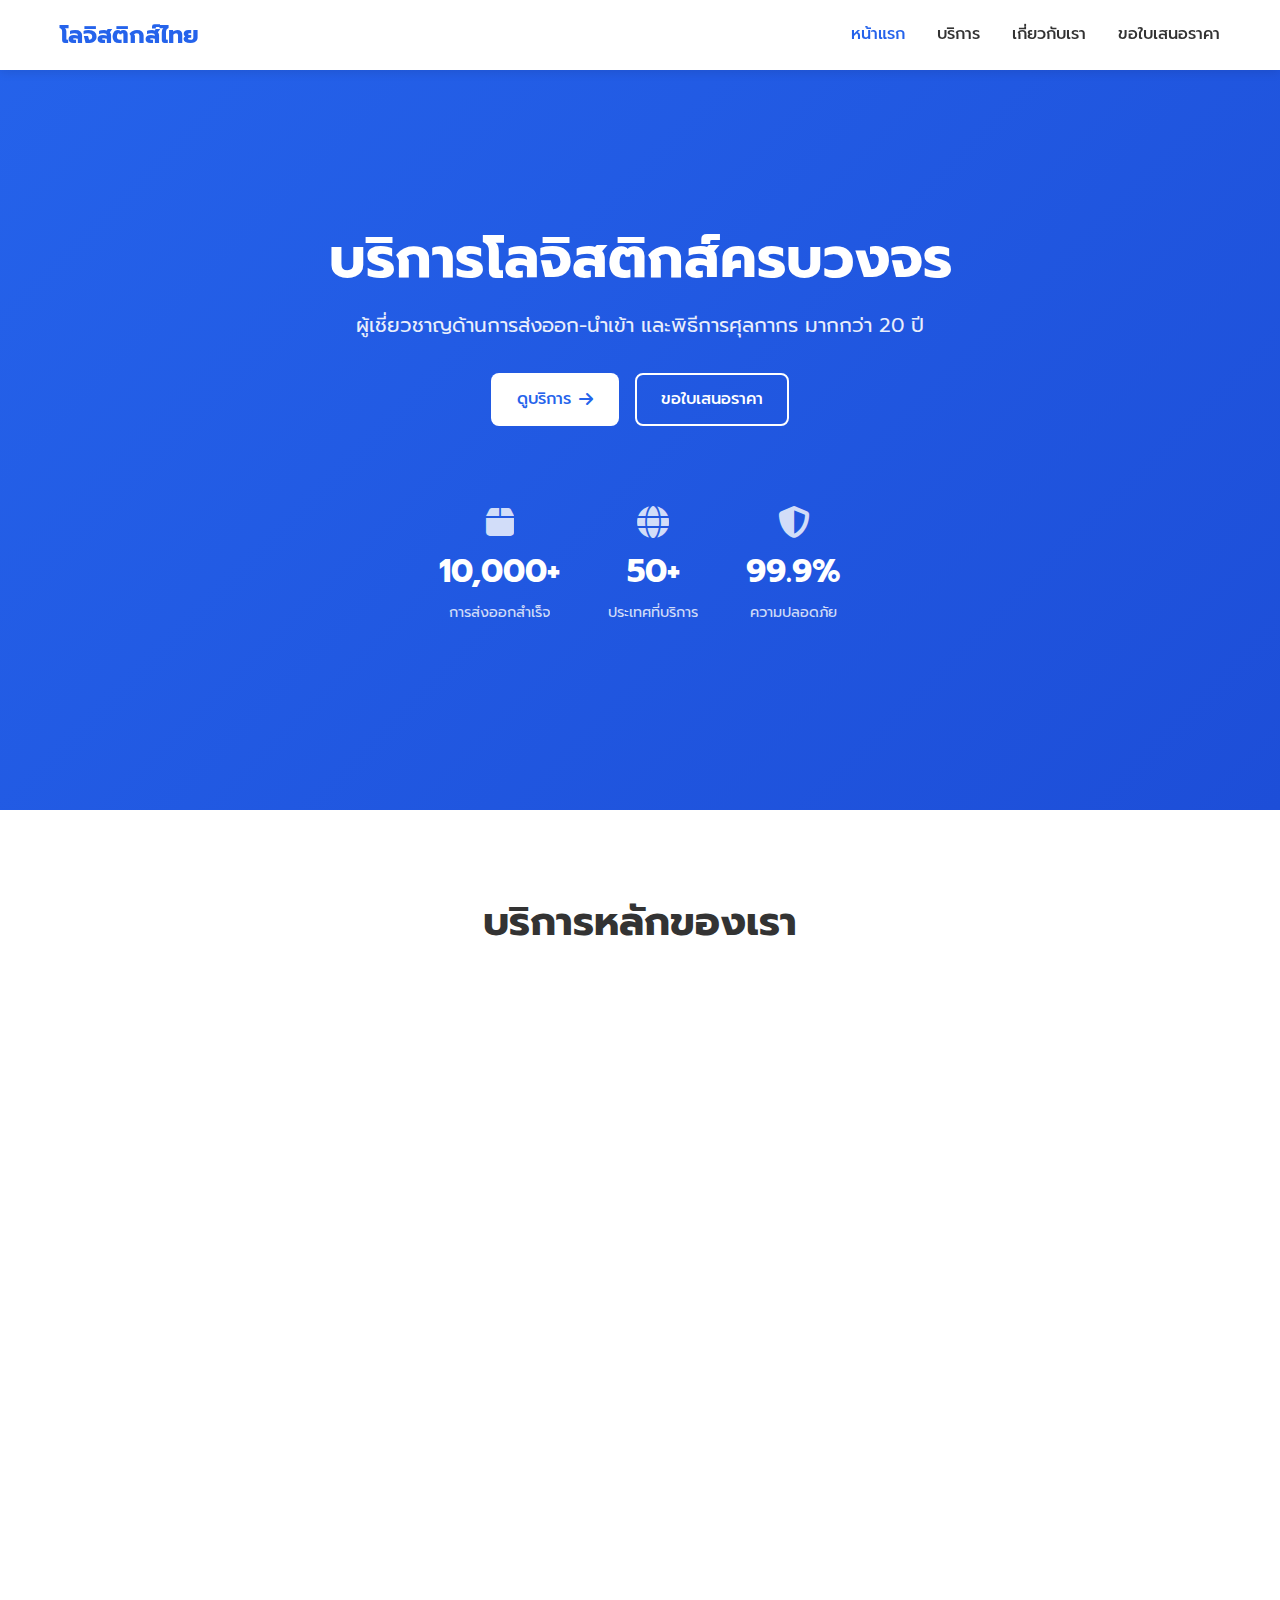
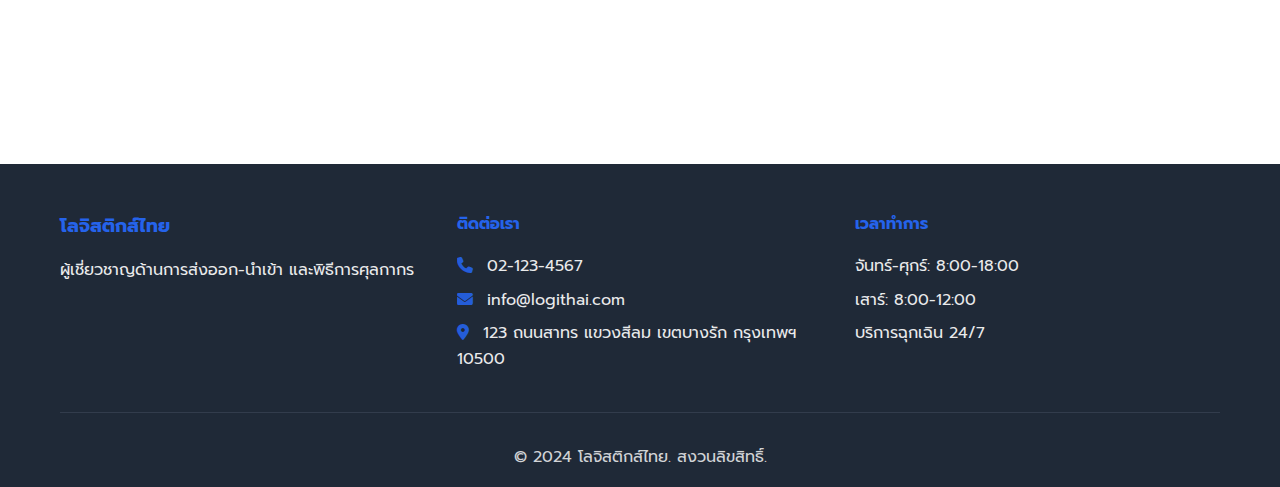
<file: simple-logistics-website/index.html>
<!DOCTYPE html>
<html lang="th">
<head>
    <meta charset="UTF-8">
    <meta name="viewport" content="width=device-width, initial-scale=1.0">
    <title>โลจิสติกส์ไทย - บริการขนส่งและพิธีการศุลกากร</title>
    <link rel="stylesheet" href="css/styles.css">
    <link rel="icon" href="images/favicon.ico">
    <!-- Google Fonts -->
    <link href="https://fonts.googleapis.com/css2?family=Prompt:wght@300;400;500;600;700&display=swap" rel="stylesheet">
    <!-- Font Awesome for icons -->
    <link rel="stylesheet" href="https://cdnjs.cloudflare.com/ajax/libs/font-awesome/6.4.0/css/all.min.css">
</head>
<body>
    <!-- Navigation -->
    <nav class="navbar">
        <div class="nav-container">
            <div class="nav-logo">
                <h2>โลจิสติกส์ไทย</h2>
            </div>
            <ul class="nav-menu">
                <li class="nav-item">
                    <a href="index.html" class="nav-link active">หน้าแรก</a>
                </li>
                <li class="nav-item">
                    <a href="services.html" class="nav-link">บริการ</a>
                </li>
                <li class="nav-item">
                    <a href="about.html" class="nav-link">เกี่ยวกับเรา</a>
                </li>
                <li class="nav-item">
                    <a href="quote.html" class="nav-link">ขอใบเสนอราคา</a>
                </li>
            </ul>
            <div class="hamburger">
                <span class="bar"></span>
                <span class="bar"></span>
                <span class="bar"></span>
            </div>
        </div>
    </nav>

    <!-- Hero Section -->
    <section class="hero">
        <div class="hero-content">
            <div class="hero-text">
                <h1>บริการโลจิสติกส์ครบวงจร</h1>
                <p>ผู้เชี่ยวชาญด้านการส่งออก-นำเข้า และพิธีการศุลกากร มากกว่า 20 ปี</p>
                <div class="hero-buttons">
                    <a href="services.html" class="btn btn-primary">
                        ดูบริการ <i class="fas fa-arrow-right"></i>
                    </a>
                    <a href="quote.html" class="btn btn-secondary">ขอใบเสนอราคา</a>
                </div>
            </div>
        </div>
        <div class="hero-stats">
            <div class="stat-item">
                <i class="fas fa-box"></i>
                <div class="stat-number">10,000+</div>
                <div class="stat-desc">การส่งออกสำเร็จ</div>
            </div>
            <div class="stat-item">
                <i class="fas fa-globe"></i>
                <div class="stat-number">50+</div>
                <div class="stat-desc">ประเทศที่บริการ</div>
            </div>
            <div class="stat-item">
                <i class="fas fa-shield-alt"></i>
                <div class="stat-number">99.9%</div>
                <div class="stat-desc">ความปลอดภัย</div>
            </div>
        </div>
    </section>

    <!-- Services Preview Section -->
    <section class="services-preview">
        <div class="container">
            <h2>บริการหลักของเรา</h2>
            <div class="services-grid">
                <div class="service-card">
                    <div class="service-icon">
                        <i class="fas fa-ship"></i>
                    </div>
                    <h3>บริการส่งออก</h3>
                    <p>บริการส่งออกสินค้าทางเรือและทางอากาศ พร้อมจัดการเอกสารครบถ้วน</p>
                    <a href="services.html" class="service-link">เรียนรู้เพิ่มเติม</a>
                </div>
                <div class="service-card">
                    <div class="service-icon">
                        <i class="fas fa-plane"></i>
                    </div>
                    <h3>บริการนำเข้า</h3>
                    <p>บริการนำเข้าสินค้าจากต่างประเทศ จัดการพิธีการศุลกากรครบวงจร</p>
                    <a href="services.html" class="service-link">เรียนรู้เพิ่มเติม</a>
                </div>
                <div class="service-card">
                    <div class="service-icon">
                        <i class="fas fa-file-check"></i>
                    </div>
                    <h3>พิธีการทางศุลกากร</h3>
                    <p>ผู้เชี่ยวชาญด้านพิธีการศุลกากร จัดการเอกสารและภาษีอากรทุกประเภท</p>
                    <a href="services.html" class="service-link">เรียนรู้เพิ่มเติม</a>
                </div>
                <div class="service-card">
                    <div class="service-icon">
                        <i class="fas fa-truck"></i>
                    </div>
                    <h3>ขนส่งภายในประเทศ</h3>
                    <p>บริการขนส่งและจัดเก็บสินค้าภายในประเทศ ด้วยระบบติดตามที่ทันสมัย</p>
                    <a href="services.html" class="service-link">เรียนรู้เพิ่มเติม</a>
                </div>
            </div>
        </div>
    </section>

    <!-- Footer -->
    <footer class="footer">
        <div class="container">
            <div class="footer-content">
                <div class="footer-section">
                    <h3>โลจิสติกส์ไทย</h3>
                    <p>ผู้เชี่ยวชาญด้านการส่งออก-นำเข้า และพิธีการศุลกากร</p>
                </div>
                <div class="footer-section">
                    <h4>ติดต่อเรา</h4>
                    <p><i class="fas fa-phone"></i> 02-123-4567</p>
                    <p><i class="fas fa-envelope"></i> info@logithai.com</p>
                    <p><i class="fas fa-map-marker-alt"></i> 123 ถนนสาทร แขวงสีลม เขตบางรัก กรุงเทพฯ 10500</p>
                </div>
                <div class="footer-section">
                    <h4>เวลาทำการ</h4>
                    <p>จันทร์-ศุกร์: 8:00-18:00</p>
                    <p>เสาร์: 8:00-12:00</p>
                    <p>บริการฉุกเฉิน 24/7</p>
                </div>
            </div>
            <div class="footer-bottom">
                <p>&copy; 2024 โลจิสติกส์ไทย. สงวนลิขสิทธิ์.</p>
            </div>
        </div>
    </footer>

    <script src="js/main.js"></script>
</body>
</html>
</file>
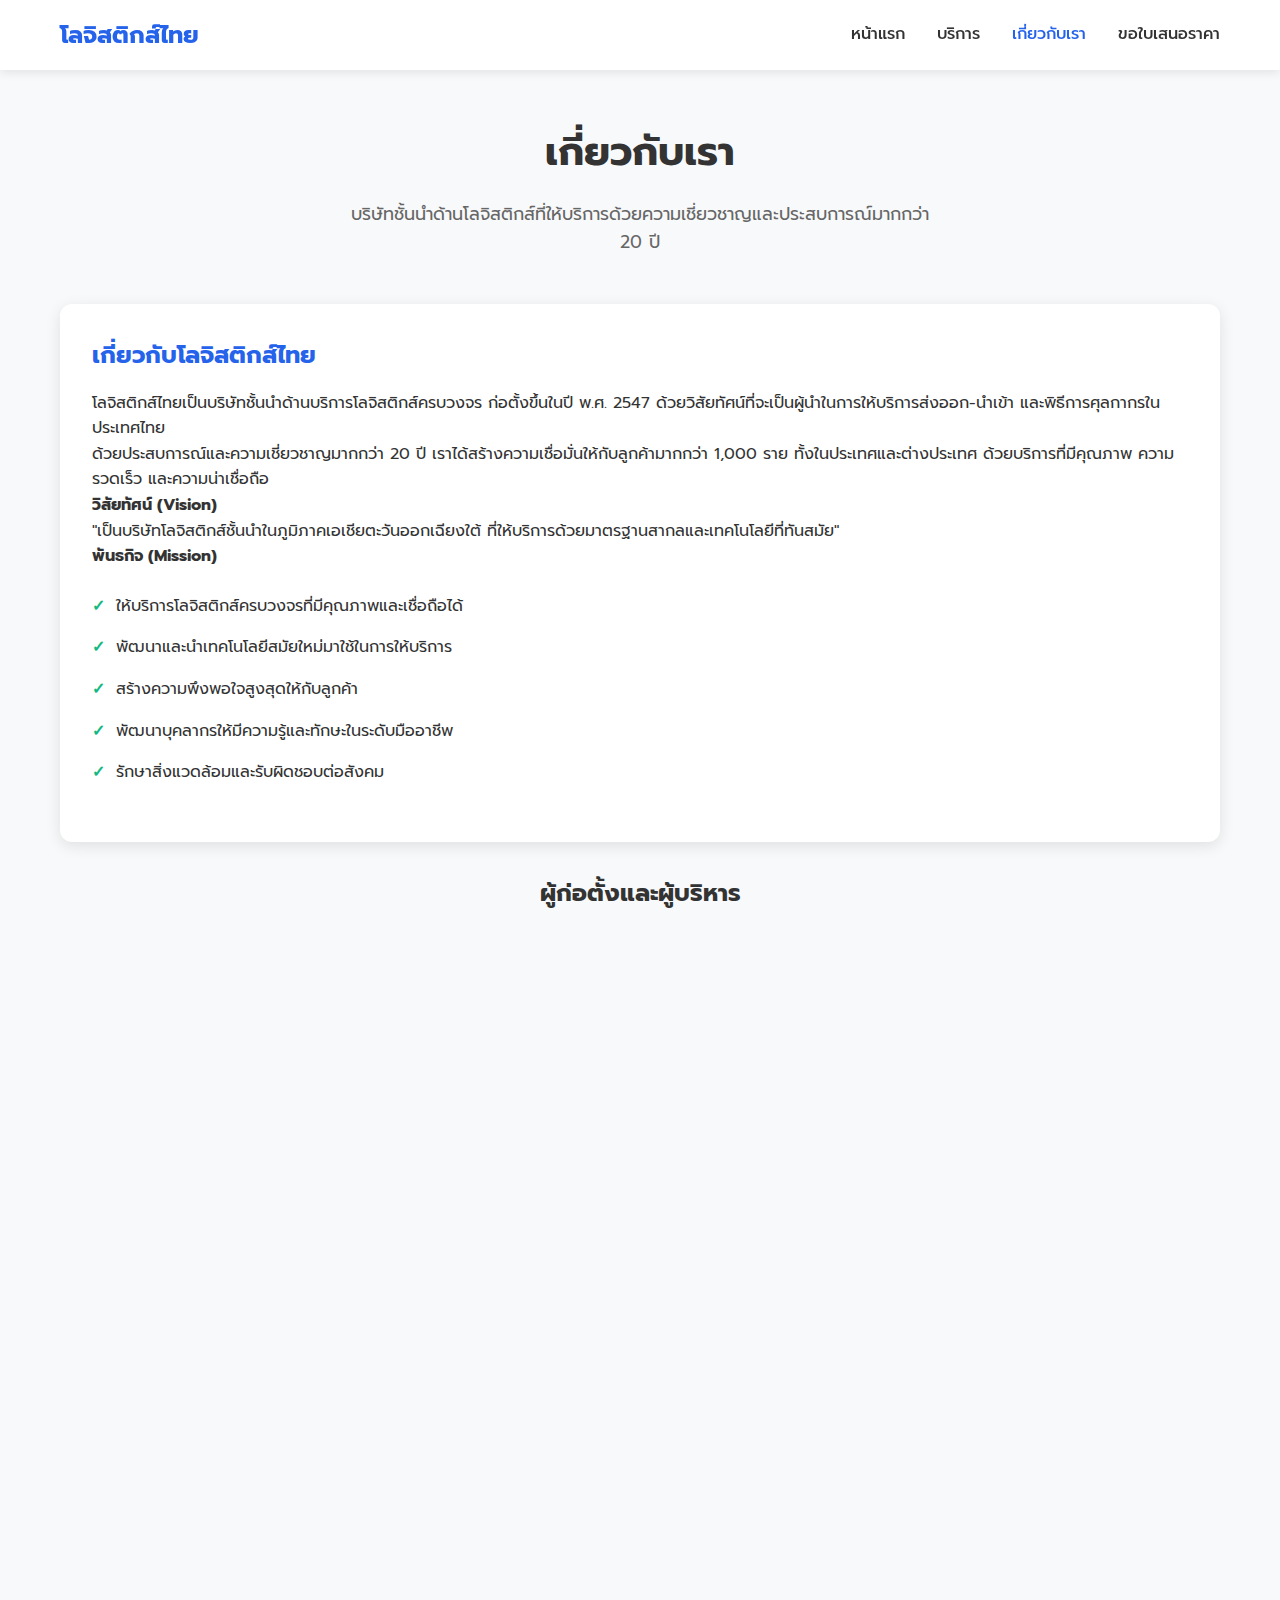
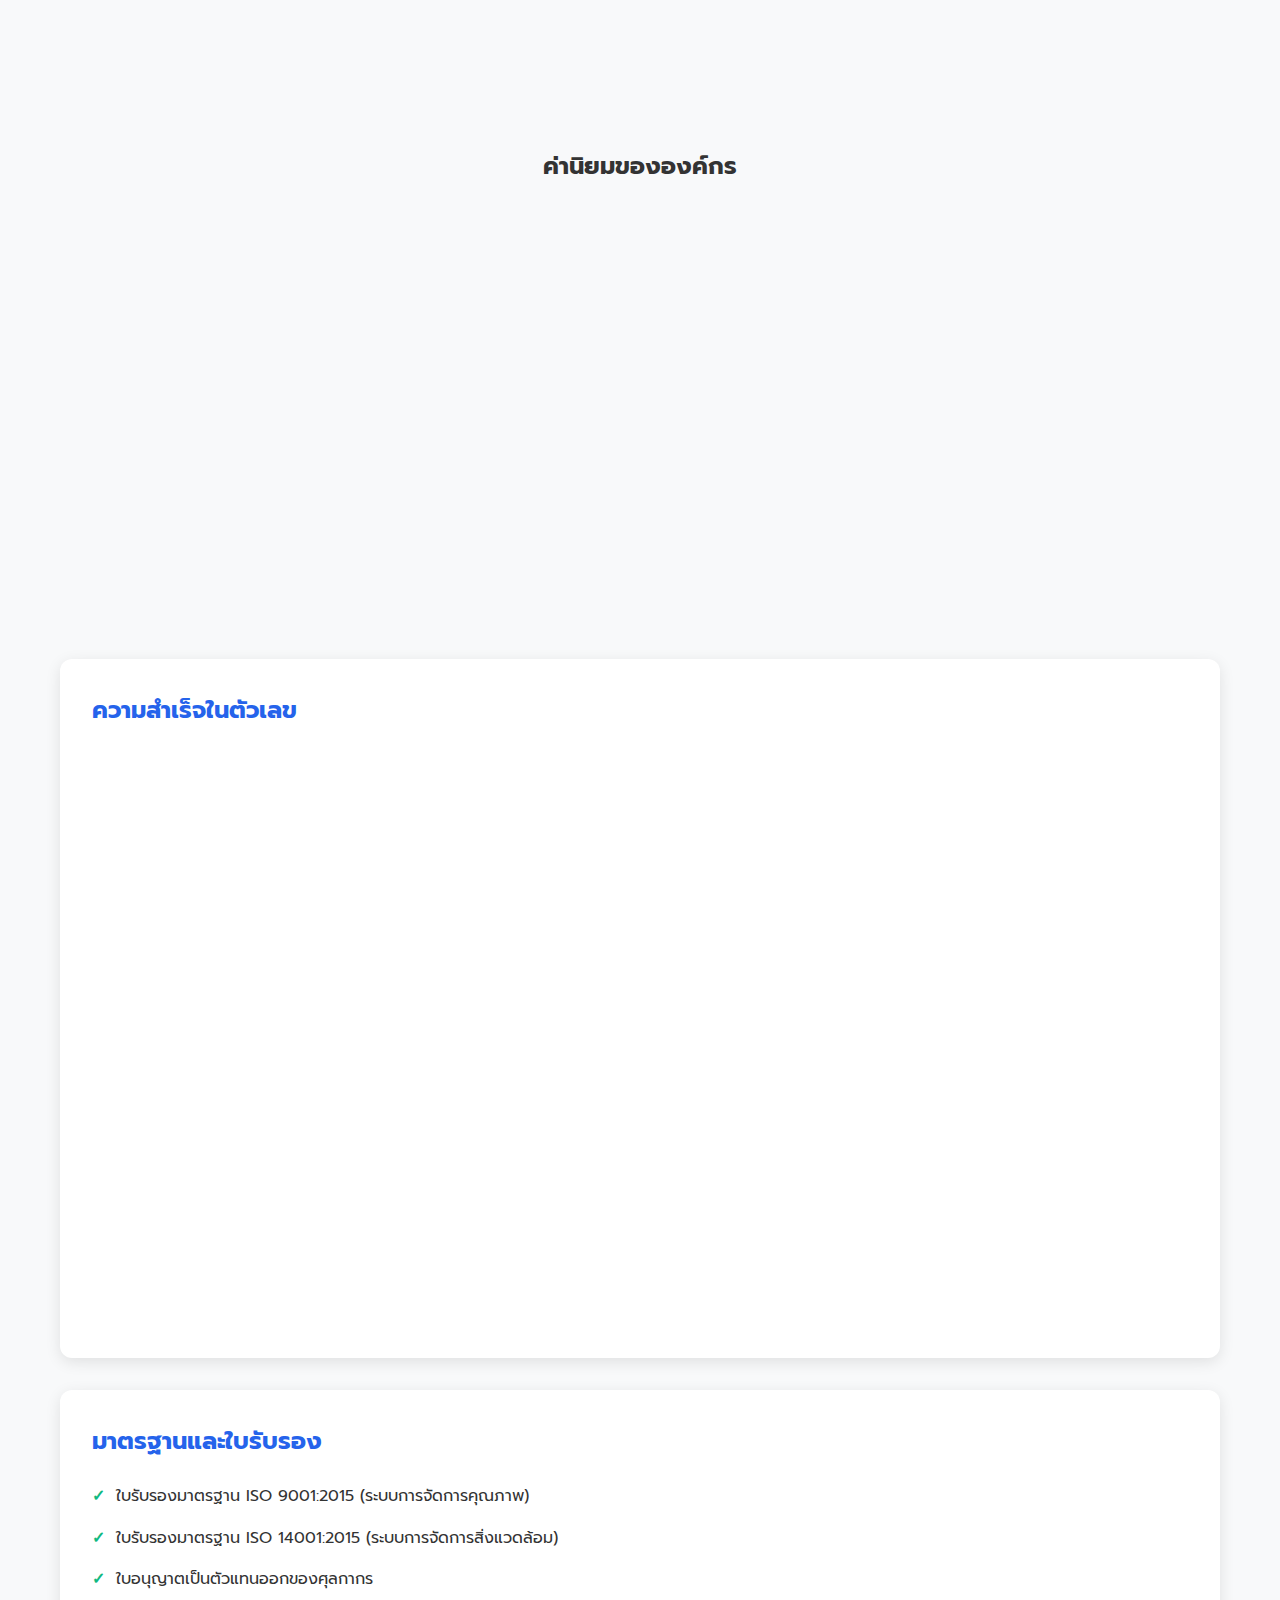
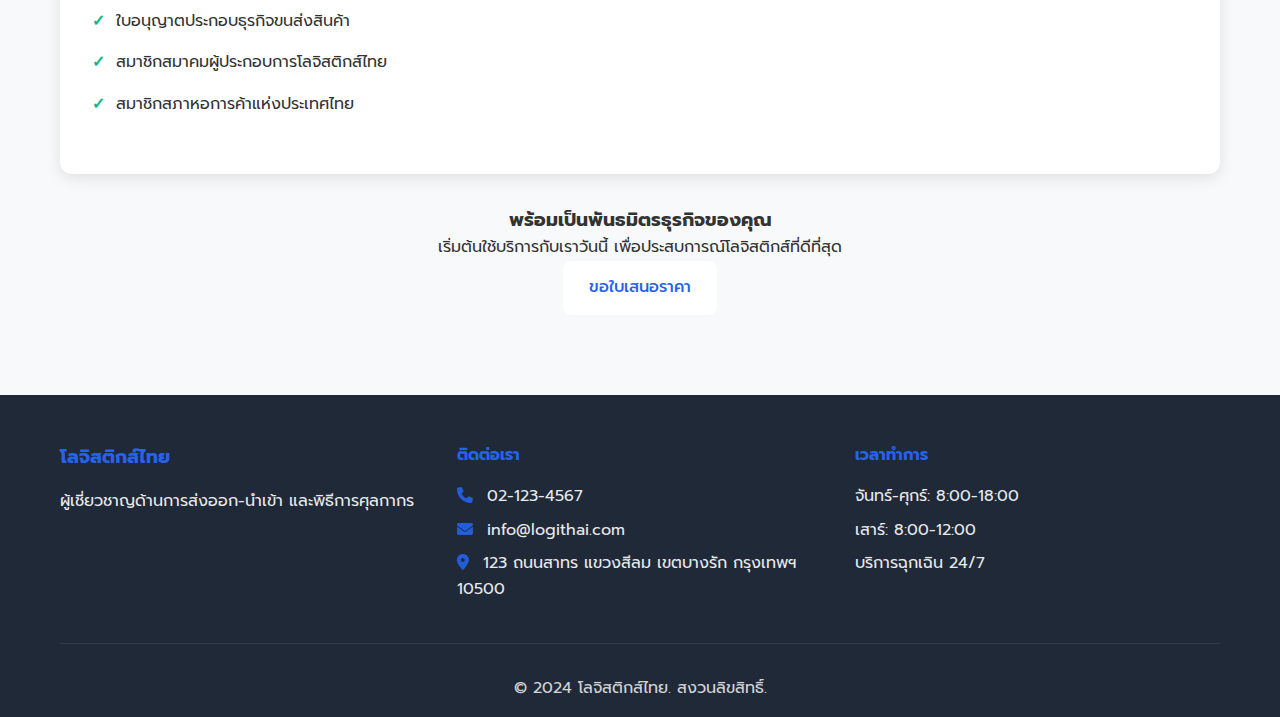
<file: simple-logistics-website/about.html>
<!DOCTYPE html>
<html lang="th">
<head>
    <meta charset="UTF-8">
    <meta name="viewport" content="width=device-width, initial-scale=1.0">
    <title>เกี่ยวกับเรา - โลจิสติกส์ไทย</title>
    <link rel="stylesheet" href="css/styles.css">
    <link rel="icon" href="images/favicon.ico">
    <link href="https://fonts.googleapis.com/css2?family=Prompt:wght@300;400;500;600;700&display=swap" rel="stylesheet">
    <link rel="stylesheet" href="https://cdnjs.cloudflare.com/ajax/libs/font-awesome/6.4.0/css/all.min.css">
</head>
<body>
    <!-- Navigation -->
    <nav class="navbar">
        <div class="nav-container">
            <div class="nav-logo">
                <h2>โลจิสติกส์ไทย</h2>
            </div>
            <ul class="nav-menu">
                <li class="nav-item">
                    <a href="index.html" class="nav-link">หน้าแรก</a>
                </li>
                <li class="nav-item">
                    <a href="services.html" class="nav-link">บริการ</a>
                </li>
                <li class="nav-item">
                    <a href="about.html" class="nav-link active">เกี่ยวกับเรา</a>
                </li>
                <li class="nav-item">
                    <a href="quote.html" class="nav-link">ขอใบเสนอราคา</a>
                </li>
            </ul>
            <div class="hamburger">
                <span class="bar"></span>
                <span class="bar"></span>
                <span class="bar"></span>
            </div>
        </div>
    </nav>

    <!-- Page Content -->
    <main class="page">
        <div class="container">
            <!-- Page Header -->
            <div class="page-header">
                <h1>เกี่ยวกับเรา</h1>
                <p>บริษัทชั้นนำด้านโลจิสติกส์ที่ให้บริการด้วยความเชี่ยวชาญและประสบการณ์มากกว่า 20 ปี</p>
            </div>

            <!-- Company Overview -->
            <div class="service-detail">
                <h3>เกี่ยวกับโลจิสติกส์ไทย</h3>
                <p>โลจิสติกส์ไทยเป็นบริษัทชั้นนำด้านบริการโลจิสติกส์ครบวงจร ก่อตั้งขึ้นในปี พ.ศ. 2547 ด้วยวิสัยทัศน์ที่จะเป็นผู้นำในการให้บริการส่งออก-นำเข้า และพิธีการศุลกากรในประเทศไทย</p>
                
                <p>ด้วยประสบการณ์และความเชี่ยวชาญมากกว่า 20 ปี เราได้สร้างความเชื่อมั่นให้กับลูกค้ามากกว่า 1,000 ราย ทั้งในประเทศและต่างประเทศ ด้วยบริการที่มีคุณภาพ ความรวดเร็ว และความน่าเชื่อถือ</p>

                <h4>วิสัยทัศน์ (Vision)</h4>
                <p>"เป็นบริษัทโลจิสติกส์ชั้นนำในภูมิภาคเอเชียตะวันออกเฉียงใต้ ที่ให้บริการด้วยมาตรฐานสากลและเทคโนโลยีที่ทันสมัย"</p>

                <h4>พันธกิจ (Mission)</h4>
                <ul>
                    <li>ให้บริการโลจิสติกส์ครบวงจรที่มีคุณภาพและเชื่อถือได้</li>
                    <li>พัฒนาและนำเทคโนโลยีสมัยใหม่มาใช้ในการให้บริการ</li>
                    <li>สร้างความพึงพอใจสูงสุดให้กับลูกค้า</li>
                    <li>พัฒนาบุคลากรให้มีความรู้และทักษะในระดับมืออาชีพ</li>
                    <li>รักษาสิ่งแวดล้อมและรับผิดชอบต่อสังคม</li>
                </ul>
            </div>

            <!-- Company Founders -->
            <h2 class="text-center mb-2">ผู้ก่อตั้งและผู้บริหาร</h2>
            
            <div class="founder-card">
                <h4>คุณสมชาย ใจดี</h4>
                <div class="position">ประธานเจ้าหน้าที่บริหาร (CEO)</div>
                <p><strong>ประสบการณ์:</strong> 25+ ปี</p>
                <p><strong>ความเชี่ยวชาญ:</strong> ผู้เชี่ยวชาญด้านการส่งออก-นำเข้า และพิธีการศุลกากร</p>
                
                <p><strong>ประวัติการศึกษา:</strong><br>
                จบการศึกษาระดับปริญญาโท สาขาการจัดการโลจิสติกส์ จากจุฬาลงกรณ์มหาวิทยาลัย มีประสบการณ์ในอุตสาหกรรมโลจิสติกส์มากกว่า 25 ปี เคยดำรงตำแหน่งผู้บริหารระดับสูงในบริษัทโลจิสติกส์ชั้นนำหลายแห่ง</p>
                
                <p><strong>รางวัลและความสำเร็จ:</strong></p>
                <ul>
                    <li>รางวัลผู้ประกอบการดีเด่นด้านโลจิสติกส์ ปี 2020</li>
                    <li>ที่ปรึกษาคณะกรรมการการค้าระหว่างประเทศ</li>
                    <li>วิทยากรในการฝึกอบรมด้านศุลกากรระดับชาติ</li>
                </ul>
            </div>

            <div class="founder-card">
                <h4>คุณสุรีย์ ชาญโลจิสติกส์</h4>
                <div class="position">รองประธานเจ้าหน้าที่บริหาร (COO)</div>
                <p><strong>ประสบการณ์:</strong> 20+ ปี</p>
                <p><strong>ความเชี่ยวชาญ:</strong> ผู้เชี่ยวชาญด้านการบริหารจัดการและพัฒนาระบบโลจิสติกส์</p>
                
                <p><strong>ประวัติการศึกษา:</strong><br>
                จบการศึกษาระดับปริญญาโท สาขาการจัดการห่วงโซ่อุปทาน จากมหาวิทยาลัยธรรมศาสตร์ มีประสบการณ์ในการพัฒนาระบบโลจิสติกส์และการบริหารจัดการองค์กรมากกว่า 20 ปี</p>
                
                <p><strong>รางวัลและความสำเร็จ:</strong></p>
                <ul>
                    <li>รางวัลนวัตกรรมด้านโลจิสติกส์ ปี 2019</li>
                    <li>ผู้นำในการพัฒนาระบบ Digital Logistics</li>
                    <li>กรรมการสมาคมผู้ประกอบการโลจิสติกส์ไทย</li>
                </ul>
            </div>

            <!-- Company Values -->
            <h2 class="text-center mb-2">ค่านิยมขององค์กร</h2>
            
            <div class="value-grid">
                <div class="value-card">
                    <i class="fas fa-bullseye"></i>
                    <h4>ความแม่นยำ</h4>
                    <p>ให้ความสำคัญกับความแม่นยำในทุกขั้นตอน เพื่อให้ลูกค้าได้รับบริการที่ดีที่สุด</p>
                </div>
                
                <div class="value-card">
                    <i class="fas fa-heart"></i>
                    <h4>ใส่ใจลูกค้า</h4>
                    <p>มุ่งมั่นในการให้บริการที่เกินความคาดหวัง และสร้างความพึงพอใจสูงสุดให้กับลูกค้า</p>
                </div>
                
                <div class="value-card">
                    <i class="fas fa-award"></i>
                    <h4>มืออาชีพ</h4>
                    <p>ทีมงานที่มีความรู้ ความสามารถ และประสบการณ์ในระดับมืออาชีพ</p>
                </div>
                
                <div class="value-card">
                    <i class="fas fa-handshake"></i>
                    <h4>ความน่าเชื่อถือ</h4>
                    <p>สร้างความเชื่อมั่นและไว้วางใจด้วยการปฏิบัติตามสัญญาและความรับผิดชอบ</p>
                </div>
                
                <div class="value-card">
                    <i class="fas fa-rocket"></i>
                    <h4>นวัตกรรม</h4>
                    <p>พัฒนาและปรับปรุงบริการอย่างต่อเนื่อง เพื่อให้ทันกับการเปลี่ยนแปลงของโลก</p>
                </div>
                
                <div class="value-card">
                    <i class="fas fa-leaf"></i>
                    <h4>ความรับผิดชอบ</h4>
                    <p>รับผิดชอบต่อสังคมและสิ่งแวดล้อม ด้วยการดำเนินธุรกิจที่ยั่งยืน</p>
                </div>
            </div>

            <!-- Company Statistics -->
            <div class="service-detail">
                <h3>ความสำเร็จในตัวเลข</h3>
                <div class="services-grid">
                    <div class="service-card">
                        <div class="service-icon">
                            <i class="fas fa-box"></i>
                        </div>
                        <h3>10,000+</h3>
                        <p>การส่งออกสำเร็จ</p>
                    </div>
                    
                    <div class="service-card">
                        <div class="service-icon">
                            <i class="fas fa-globe"></i>
                        </div>
                        <h3>50+</h3>
                        <p>ประเทศที่บริการ</p>
                    </div>
                    
                    <div class="service-card">
                        <div class="service-icon">
                            <i class="fas fa-users"></i>
                        </div>
                        <h3>1,000+</h3>
                        <p>ลูกค้าที่ไว้วางใจ</p>
                    </div>
                    
                    <div class="service-card">
                        <div class="service-icon">
                            <i class="fas fa-shield-alt"></i>
                        </div>
                        <h3>99.9%</h3>
                        <p>ความปลอดภัย</p>
                    </div>
                </div>
            </div>

            <!-- Certifications -->
            <div class="service-detail">
                <h3>มาตรฐานและใบรับรอง</h3>
                <ul>
                    <li>ใบรับรองมาตรฐาน ISO 9001:2015 (ระบบการจัดการคุณภาพ)</li>
                    <li>ใบรับรองมาตรฐาน ISO 14001:2015 (ระบบการจัดการสิ่งแวดล้อม)</li>
                    <li>ใบอนุญาตเป็นตัวแทนออกของศุลกากร</li>
                    <li>ใบอนุญาตประกอบธุรกิจขนส่งสินค้า</li>
                    <li>สมาชิกสมาคมผู้ประกอบการโลจิสติกส์ไทย</li>
                    <li>สมาชิกสภาหอการค้าแห่งประเทศไทย</li>
                </ul>
            </div>

            <!-- Call to Action -->
            <div class="text-center mt-2">
                <h3>พร้อมเป็นพันธมิตรธุรกิจของคุณ</h3>
                <p>เริ่มต้นใช้บริการกับเราวันนี้ เพื่อประสบการณ์โลจิสติกส์ที่ดีที่สุด</p>
                <a href="quote.html" class="btn btn-primary">ขอใบเสนอราคา</a>
            </div>
        </div>
    </main>

    <!-- Footer -->
    <footer class="footer">
        <div class="container">
            <div class="footer-content">
                <div class="footer-section">
                    <h3>โลจิสติกส์ไทย</h3>
                    <p>ผู้เชี่ยวชาญด้านการส่งออก-นำเข้า และพิธีการศุลกากร</p>
                </div>
                <div class="footer-section">
                    <h4>ติดต่อเรา</h4>
                    <p><i class="fas fa-phone"></i> 02-123-4567</p>
                    <p><i class="fas fa-envelope"></i> info@logithai.com</p>
                    <p><i class="fas fa-map-marker-alt"></i> 123 ถนนสาทร แขวงสีลม เขตบางรัก กรุงเทพฯ 10500</p>
                </div>
                <div class="footer-section">
                    <h4>เวลาทำการ</h4>
                    <p>จันทร์-ศุกร์: 8:00-18:00</p>
                    <p>เสาร์: 8:00-12:00</p>
                    <p>บริการฉุกเฉิน 24/7</p>
                </div>
            </div>
            <div class="footer-bottom">
                <p>&copy; 2024 โลจิสติกส์ไทย. สงวนลิขสิทธิ์.</p>
            </div>
        </div>
    </footer>

    <script src="js/main.js"></script>
</body>
</html>
</file>
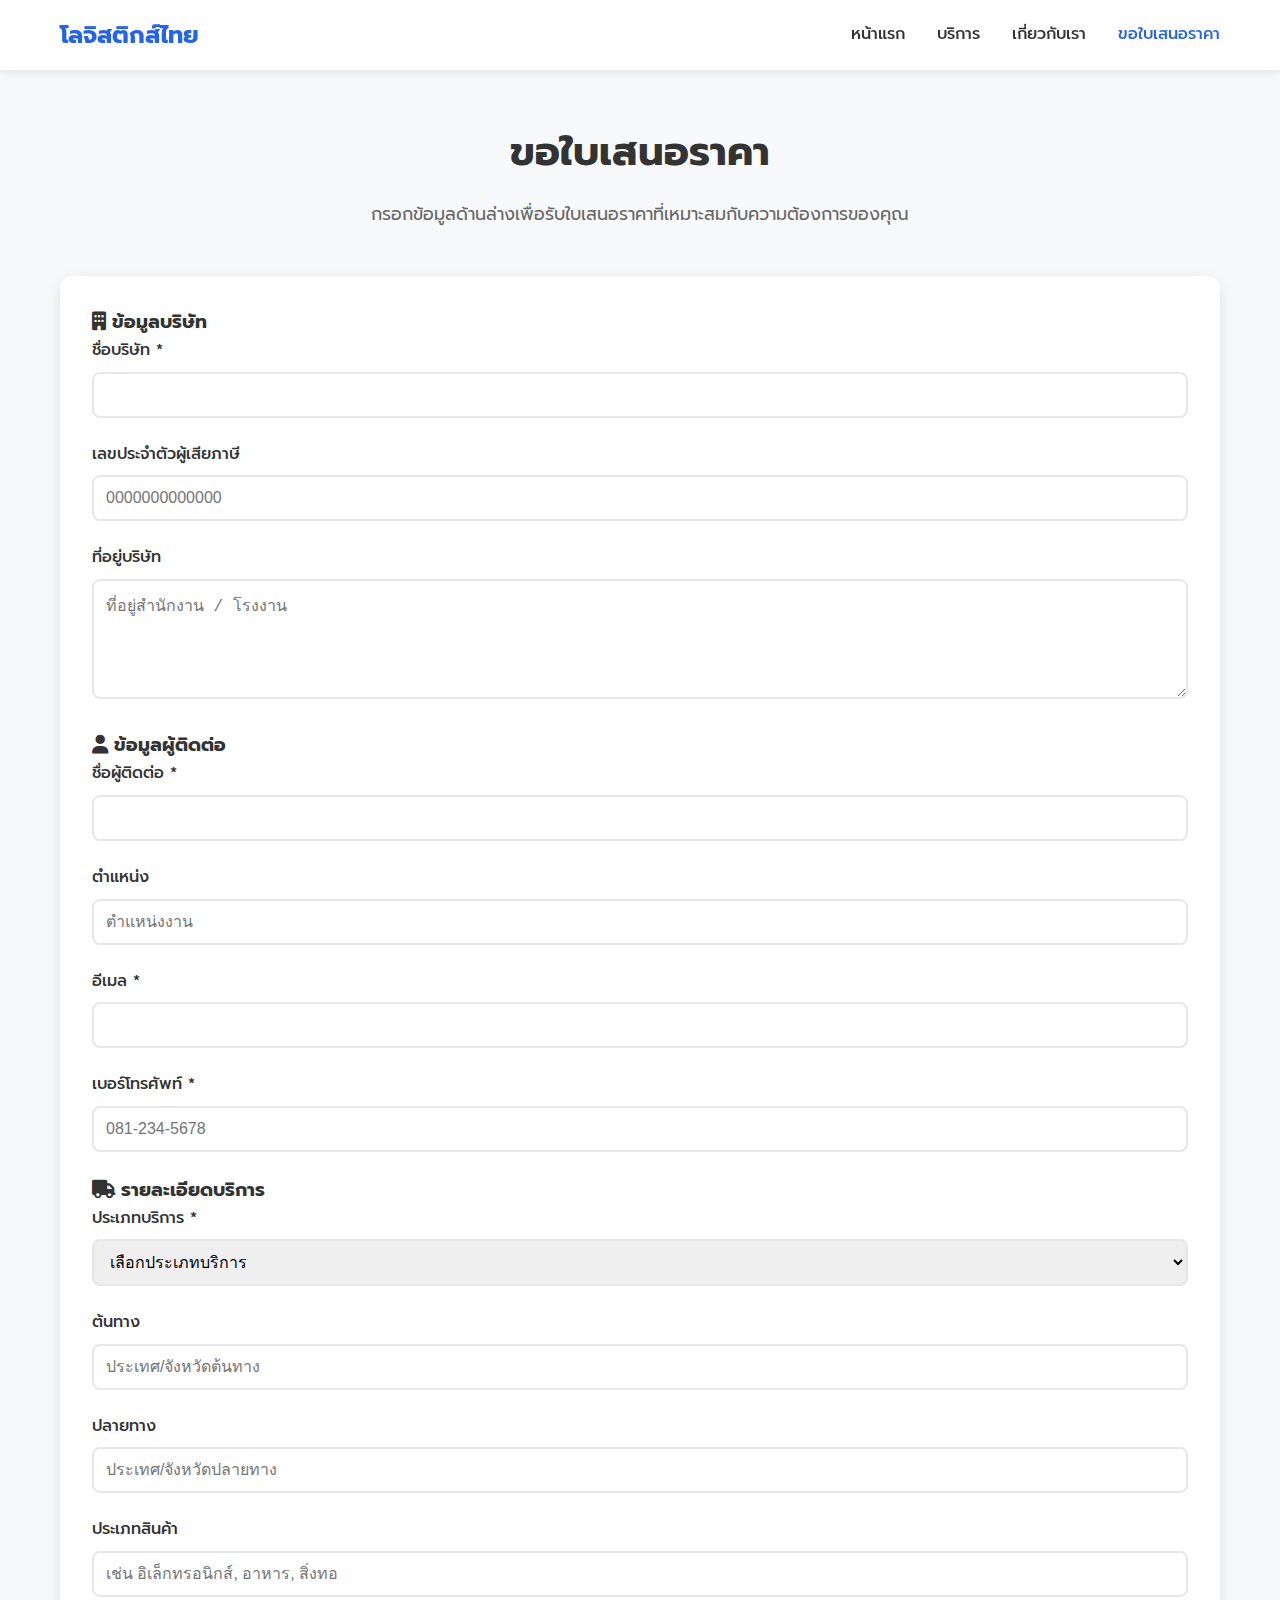
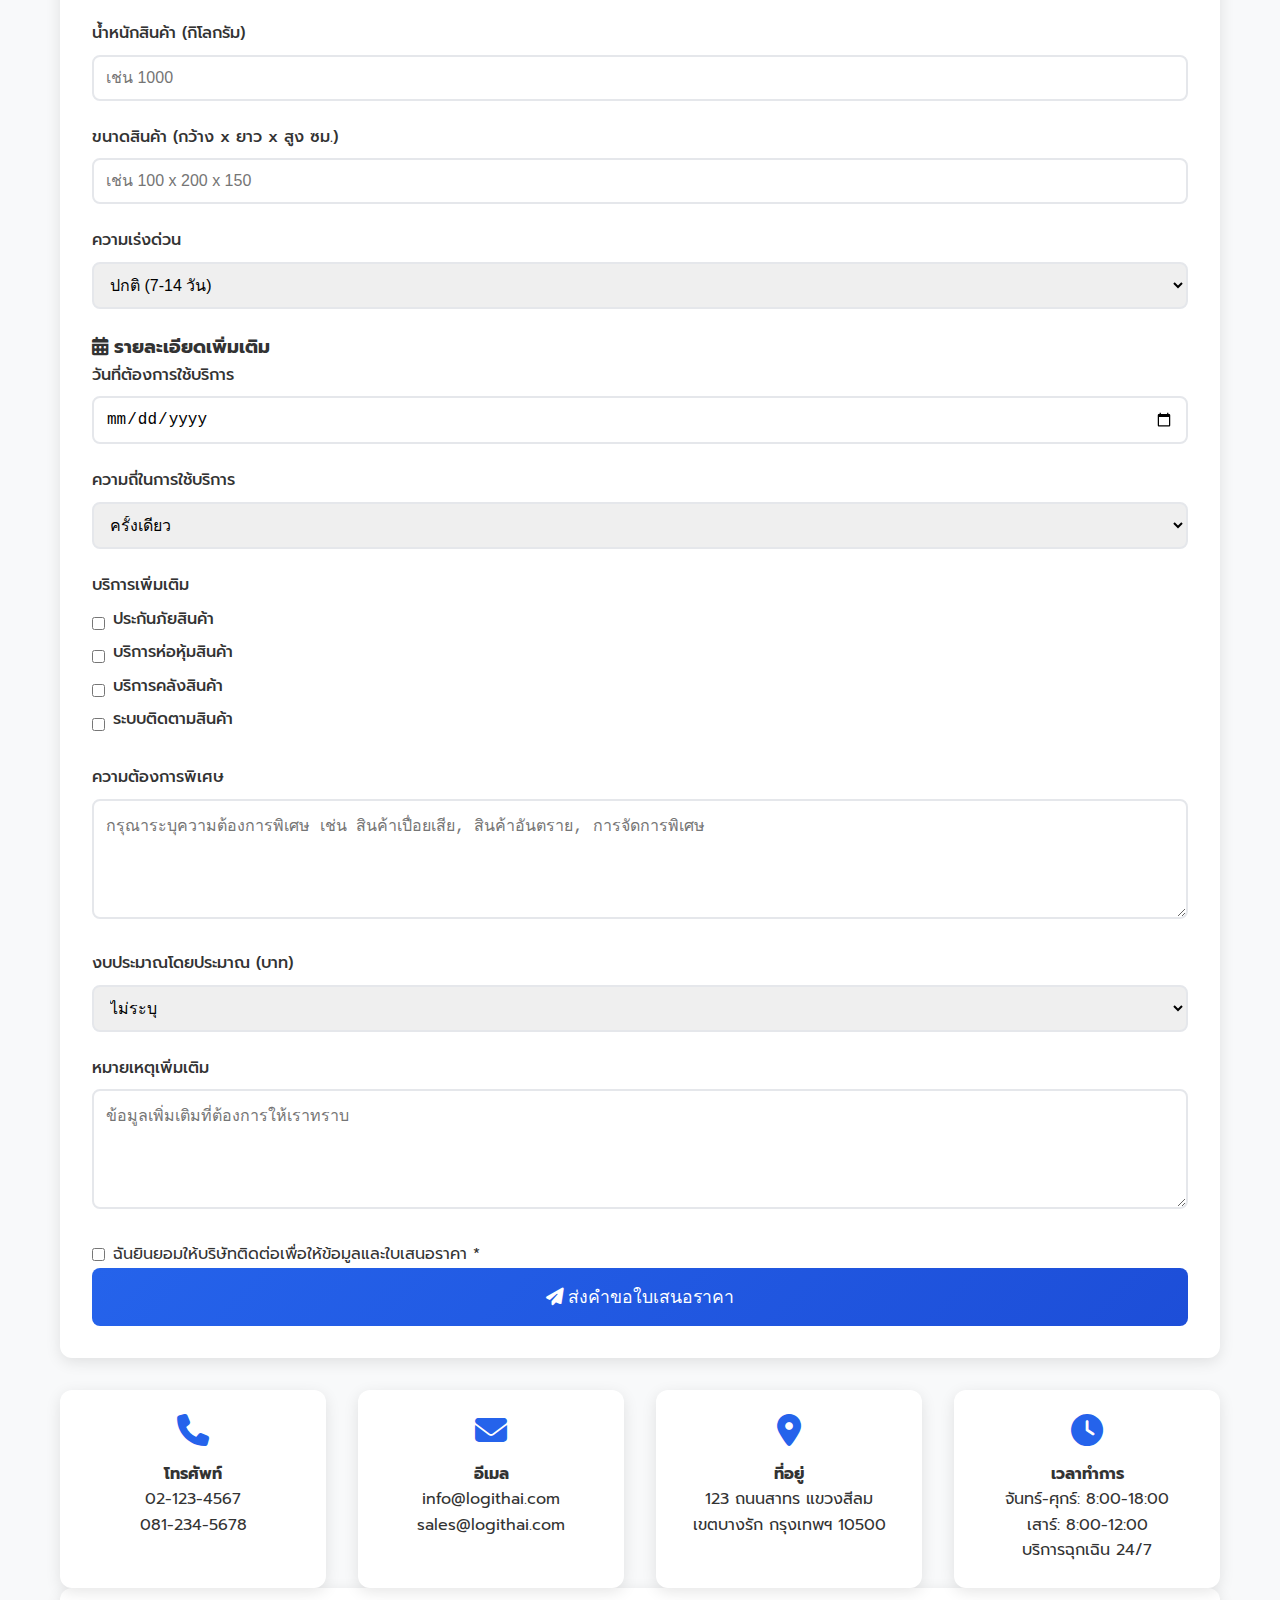
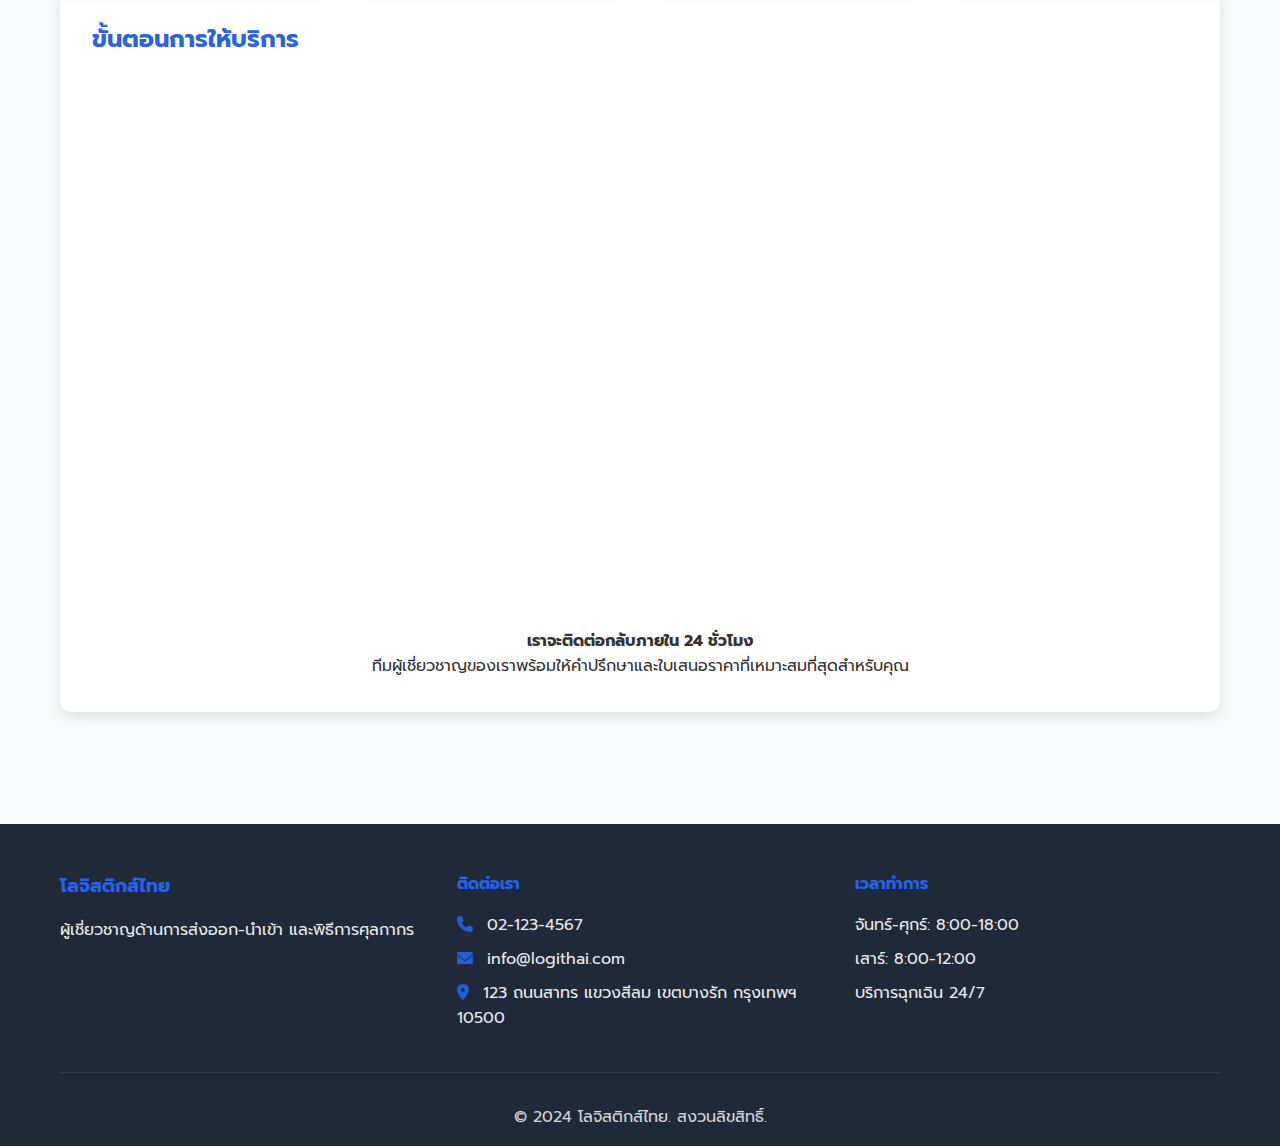
<file: simple-logistics-website/quote.html>
<!DOCTYPE html>
<html lang="th">
<head>
    <meta charset="UTF-8">
    <meta name="viewport" content="width=device-width, initial-scale=1.0">
    <title>ขอใบเสนอราคา - โลจิสติกส์ไทย</title>
    <link rel="stylesheet" href="css/styles.css">
    <link rel="icon" href="images/favicon.ico">
    <link href="https://fonts.googleapis.com/css2?family=Prompt:wght@300;400;500;600;700&display=swap" rel="stylesheet">
    <link rel="stylesheet" href="https://cdnjs.cloudflare.com/ajax/libs/font-awesome/6.4.0/css/all.min.css">
</head>
<body>
    <!-- Navigation -->
    <nav class="navbar">
        <div class="nav-container">
            <div class="nav-logo">
                <h2>โลจิสติกส์ไทย</h2>
            </div>
            <ul class="nav-menu">
                <li class="nav-item">
                    <a href="index.html" class="nav-link">หน้าแรก</a>
                </li>
                <li class="nav-item">
                    <a href="services.html" class="nav-link">บริการ</a>
                </li>
                <li class="nav-item">
                    <a href="about.html" class="nav-link">เกี่ยวกับเรา</a>
                </li>
                <li class="nav-item">
                    <a href="quote.html" class="nav-link active">ขอใบเสนอราคา</a>
                </li>
            </ul>
            <div class="hamburger">
                <span class="bar"></span>
                <span class="bar"></span>
                <span class="bar"></span>
            </div>
        </div>
    </nav>

    <!-- Page Content -->
    <main class="page">
        <div class="container">
            <!-- Page Header -->
            <div class="page-header">
                <h1>ขอใบเสนอราคา</h1>
                <p>กรอกข้อมูลด้านล่างเพื่อรับใบเสนอราคาที่เหมาะสมกับความต้องการของคุณ</p>
            </div>

            <!-- Quote Form -->
            <div class="quote-form">
                <form id="quoteForm">
                    <h3><i class="fas fa-building"></i> ข้อมูลบริษัท</h3>
                    
                    <div class="form-group">
                        <label for="companyName">ชื่อบริษัท *</label>
                        <input type="text" id="companyName" name="companyName" required>
                    </div>
                    
                    <div class="form-group">
                        <label for="taxId">เลขประจำตัวผู้เสียภาษี</label>
                        <input type="text" id="taxId" name="taxId" placeholder="0000000000000">
                    </div>
                    
                    <div class="form-group">
                        <label for="companyAddress">ที่อยู่บริษัท</label>
                        <textarea id="companyAddress" name="companyAddress" placeholder="ที่อยู่สำนักงาน / โรงงาน"></textarea>
                    </div>

                    <h3><i class="fas fa-user"></i> ข้อมูลผู้ติดต่อ</h3>
                    
                    <div class="form-group">
                        <label for="contactName">ชื่อผู้ติดต่อ *</label>
                        <input type="text" id="contactName" name="contactName" required>
                    </div>
                    
                    <div class="form-group">
                        <label for="position">ตำแหน่ง</label>
                        <input type="text" id="position" name="position" placeholder="ตำแหน่งงาน">
                    </div>
                    
                    <div class="form-group">
                        <label for="email">อีเมล *</label>
                        <input type="email" id="email" name="email" required>
                    </div>
                    
                    <div class="form-group">
                        <label for="phone">เบอร์โทรศัพท์ *</label>
                        <input type="tel" id="phone" name="phone" placeholder="081-234-5678" required>
                    </div>

                    <h3><i class="fas fa-truck"></i> รายละเอียดบริการ</h3>
                    
                    <div class="form-group">
                        <label for="serviceType">ประเภทบริการ *</label>
                        <select id="serviceType" name="serviceType" required>
                            <option value="">เลือกประเภทบริการ</option>
                            <option value="export">บริการส่งออก</option>
                            <option value="import">บริการนำเข้า</option>
                            <option value="customs">พิธีการศุลกากร</option>
                            <option value="domestic">ขนส่งภายในประเทศ</option>
                            <option value="consulting">ที่ปรึกษาโลจิสติกส์</option>
                            <option value="other">อื่นๆ</option>
                        </select>
                    </div>
                    
                    <div class="form-group">
                        <label for="origin">ต้นทาง</label>
                        <input type="text" id="origin" name="origin" placeholder="ประเทศ/จังหวัดต้นทาง">
                    </div>
                    
                    <div class="form-group">
                        <label for="destination">ปลายทาง</label>
                        <input type="text" id="destination" name="destination" placeholder="ประเทศ/จังหวัดปลายทาง">
                    </div>
                    
                    <div class="form-group">
                        <label for="cargoType">ประเภทสินค้า</label>
                        <input type="text" id="cargoType" name="cargoType" placeholder="เช่น อิเล็กทรอนิกส์, อาหาร, สิ่งทอ">
                    </div>
                    
                    <div class="form-group">
                        <label for="cargoWeight">น้ำหนักสินค้า (กิโลกรัม)</label>
                        <input type="number" id="cargoWeight" name="cargoWeight" placeholder="เช่น 1000">
                    </div>
                    
                    <div class="form-group">
                        <label for="cargoDimensions">ขนาดสินค้า (กว้าง x ยาว x สูง ซม.)</label>
                        <input type="text" id="cargoDimensions" name="cargoDimensions" placeholder="เช่น 100 x 200 x 150">
                    </div>
                    
                    <div class="form-group">
                        <label for="urgency">ความเร่งด่วน</label>
                        <select id="urgency" name="urgency">
                            <option value="standard">ปกติ (7-14 วัน)</option>
                            <option value="urgent">เร่งด่วน (3-5 วัน)</option>
                            <option value="express">ด่วนพิเศษ (1-2 วัน)</option>
                        </select>
                    </div>

                    <h3><i class="fas fa-calendar-alt"></i> รายละเอียดเพิ่มเติม</h3>
                    
                    <div class="form-group">
                        <label for="preferredDate">วันที่ต้องการใช้บริการ</label>
                        <input type="date" id="preferredDate" name="preferredDate">
                    </div>
                    
                    <div class="form-group">
                        <label for="frequency">ความถี่ในการใช้บริการ</label>
                        <select id="frequency" name="frequency">
                            <option value="one-time">ครั้งเดียว</option>
                            <option value="monthly">รายเดือน</option>
                            <option value="quarterly">รายไตรมาส</option>
                            <option value="regular">สม่ำเสมอ</option>
                        </select>
                    </div>
                    
                    <div class="form-group">
                        <label for="additionalServices">บริการเพิ่มเติม</label>
                        <div class="checkbox-group">
                            <input type="checkbox" id="insurance" name="additionalServices" value="insurance">
                            <label for="insurance">ประกันภัยสินค้า</label>
                        </div>
                        <div class="checkbox-group">
                            <input type="checkbox" id="packaging" name="additionalServices" value="packaging">
                            <label for="packaging">บริการห่อหุ้มสินค้า</label>
                        </div>
                        <div class="checkbox-group">
                            <input type="checkbox" id="storage" name="additionalServices" value="storage">
                            <label for="storage">บริการคลังสินค้า</label>
                        </div>
                        <div class="checkbox-group">
                            <input type="checkbox" id="tracking" name="additionalServices" value="tracking">
                            <label for="tracking">ระบบติดตามสินค้า</label>
                        </div>
                    </div>
                    
                    <div class="form-group">
                        <label for="specialRequirements">ความต้องการพิเศษ</label>
                        <textarea id="specialRequirements" name="specialRequirements" placeholder="กรุณาระบุความต้องการพิเศษ เช่น สินค้าเปื่อยเสีย, สินค้าอันตราย, การจัดการพิเศษ"></textarea>
                    </div>
                    
                    <div class="form-group">
                        <label for="budget">งบประมาณโดยประมาณ (บาท)</label>
                        <select id="budget" name="budget">
                            <option value="">ไม่ระบุ</option>
                            <option value="under-10000">ต่ำกว่า 10,000</option>
                            <option value="10000-50000">10,000 - 50,000</option>
                            <option value="50000-100000">50,000 - 100,000</option>
                            <option value="100000-500000">100,000 - 500,000</option>
                            <option value="over-500000">มากกว่า 500,000</option>
                        </select>
                    </div>
                    
                    <div class="form-group">
                        <label for="additionalNotes">หมายเหตุเพิ่มเติม</label>
                        <textarea id="additionalNotes" name="additionalNotes" placeholder="ข้อมูลเพิ่มเติมที่ต้องการให้เราทราบ"></textarea>
                    </div>

                    <div class="checkbox-group">
                        <input type="checkbox" id="consent" name="consent" required>
                        <label for="consent">ฉันยินยอมให้บริษัทติดต่อเพื่อให้ข้อมูลและใบเสนอราคา *</label>
                    </div>

                    <button type="submit" class="btn-submit">
                        <i class="fas fa-paper-plane"></i>
                        ส่งคำขอใบเสนอราคา
                    </button>
                </form>
            </div>

            <!-- Contact Information -->
            <div class="contact-info">
                <div class="contact-item">
                    <i class="fas fa-phone"></i>
                    <h4>โทรศัพท์</h4>
                    <p>02-123-4567</p>
                    <p>081-234-5678</p>
                </div>
                
                <div class="contact-item">
                    <i class="fas fa-envelope"></i>
                    <h4>อีเมล</h4>
                    <p>info@logithai.com</p>
                    <p>sales@logithai.com</p>
                </div>
                
                <div class="contact-item">
                    <i class="fas fa-map-marker-alt"></i>
                    <h4>ที่อยู่</h4>
                    <p>123 ถนนสาทร แขวงสีลม</p>
                    <p>เขตบางรัก กรุงเทพฯ 10500</p>
                </div>
                
                <div class="contact-item">
                    <i class="fas fa-clock"></i>
                    <h4>เวลาทำการ</h4>
                    <p>จันทร์-ศุกร์: 8:00-18:00</p>
                    <p>เสาร์: 8:00-12:00</p>
                    <p>บริการฉุกเฉิน 24/7</p>
                </div>
            </div>

            <!-- Additional Information -->
            <div class="service-detail">
                <h3>ขั้นตอนการให้บริการ</h3>
                <div class="services-grid">
                    <div class="service-card">
                        <div class="service-icon">
                            <i class="fas fa-clipboard-list"></i>
                        </div>
                        <h4>1. รับคำขอ</h4>
                        <p>ตรวจสอบข้อมูลและความต้องการ</p>
                    </div>
                    
                    <div class="service-card">
                        <div class="service-icon">
                            <i class="fas fa-calculator"></i>
                        </div>
                        <h4>2. คำนวณราคา</h4>
                        <p>วิเคราะห์และจัดทำใบเสนอราคา</p>
                    </div>
                    
                    <div class="service-card">
                        <div class="service-icon">
                            <i class="fas fa-handshake"></i>
                        </div>
                        <h4>3. เจรจาตกลง</h4>
                        <p>ปรับปรุงข้อเสนอตามความต้องการ</p>
                    </div>
                    
                    <div class="service-card">
                        <div class="service-icon">
                            <i class="fas fa-truck-moving"></i>
                        </div>
                        <h4>4. เริ่มบริการ</h4>
                        <p>ดำเนินการตามแผนที่ตกลงกัน</p>
                    </div>
                </div>
                
                <div class="text-center mt-2">
                    <p><strong>เราจะติดต่อกลับภายใน 24 ชั่วโมง</strong></p>
                    <p>ทีมผู้เชี่ยวชาญของเราพร้อมให้คำปรึกษาและใบเสนอราคาที่เหมาะสมที่สุดสำหรับคุณ</p>
                </div>
            </div>
        </div>
    </main>

    <!-- Footer -->
    <footer class="footer">
        <div class="container">
            <div class="footer-content">
                <div class="footer-section">
                    <h3>โลจิสติกส์ไทย</h3>
                    <p>ผู้เชี่ยวชาญด้านการส่งออก-นำเข้า และพิธีการศุลกากร</p>
                </div>
                <div class="footer-section">
                    <h4>ติดต่อเรา</h4>
                    <p><i class="fas fa-phone"></i> 02-123-4567</p>
                    <p><i class="fas fa-envelope"></i> info@logithai.com</p>
                    <p><i class="fas fa-map-marker-alt"></i> 123 ถนนสาทร แขวงสีลม เขตบางรัก กรุงเทพฯ 10500</p>
                </div>
                <div class="footer-section">
                    <h4>เวลาทำการ</h4>
                    <p>จันทร์-ศุกร์: 8:00-18:00</p>
                    <p>เสาร์: 8:00-12:00</p>
                    <p>บริการฉุกเฉิน 24/7</p>
                </div>
            </div>
            <div class="footer-bottom">
                <p>&copy; 2024 โลจิสติกส์ไทย. สงวนลิขสิทธิ์.</p>
            </div>
        </div>
    </footer>

    <script src="js/main.js"></script>
</body>
</html>
</file>
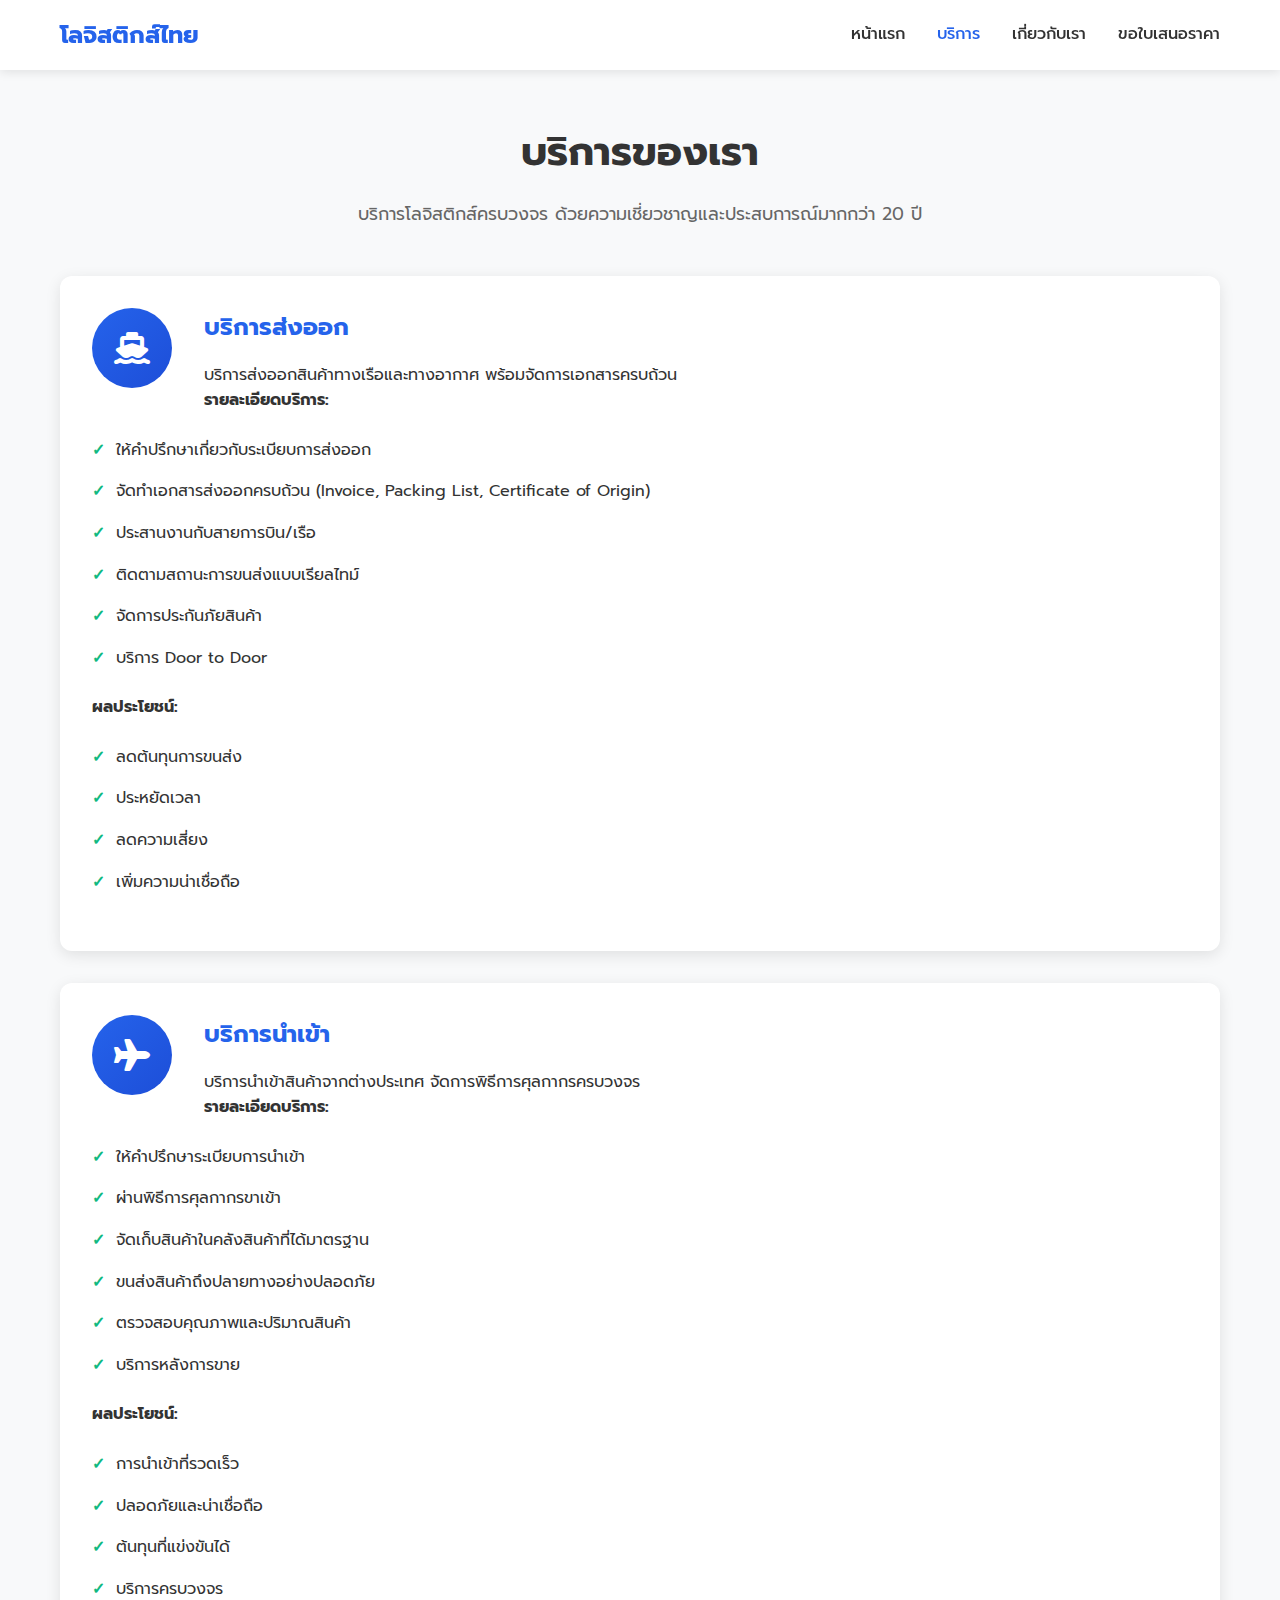
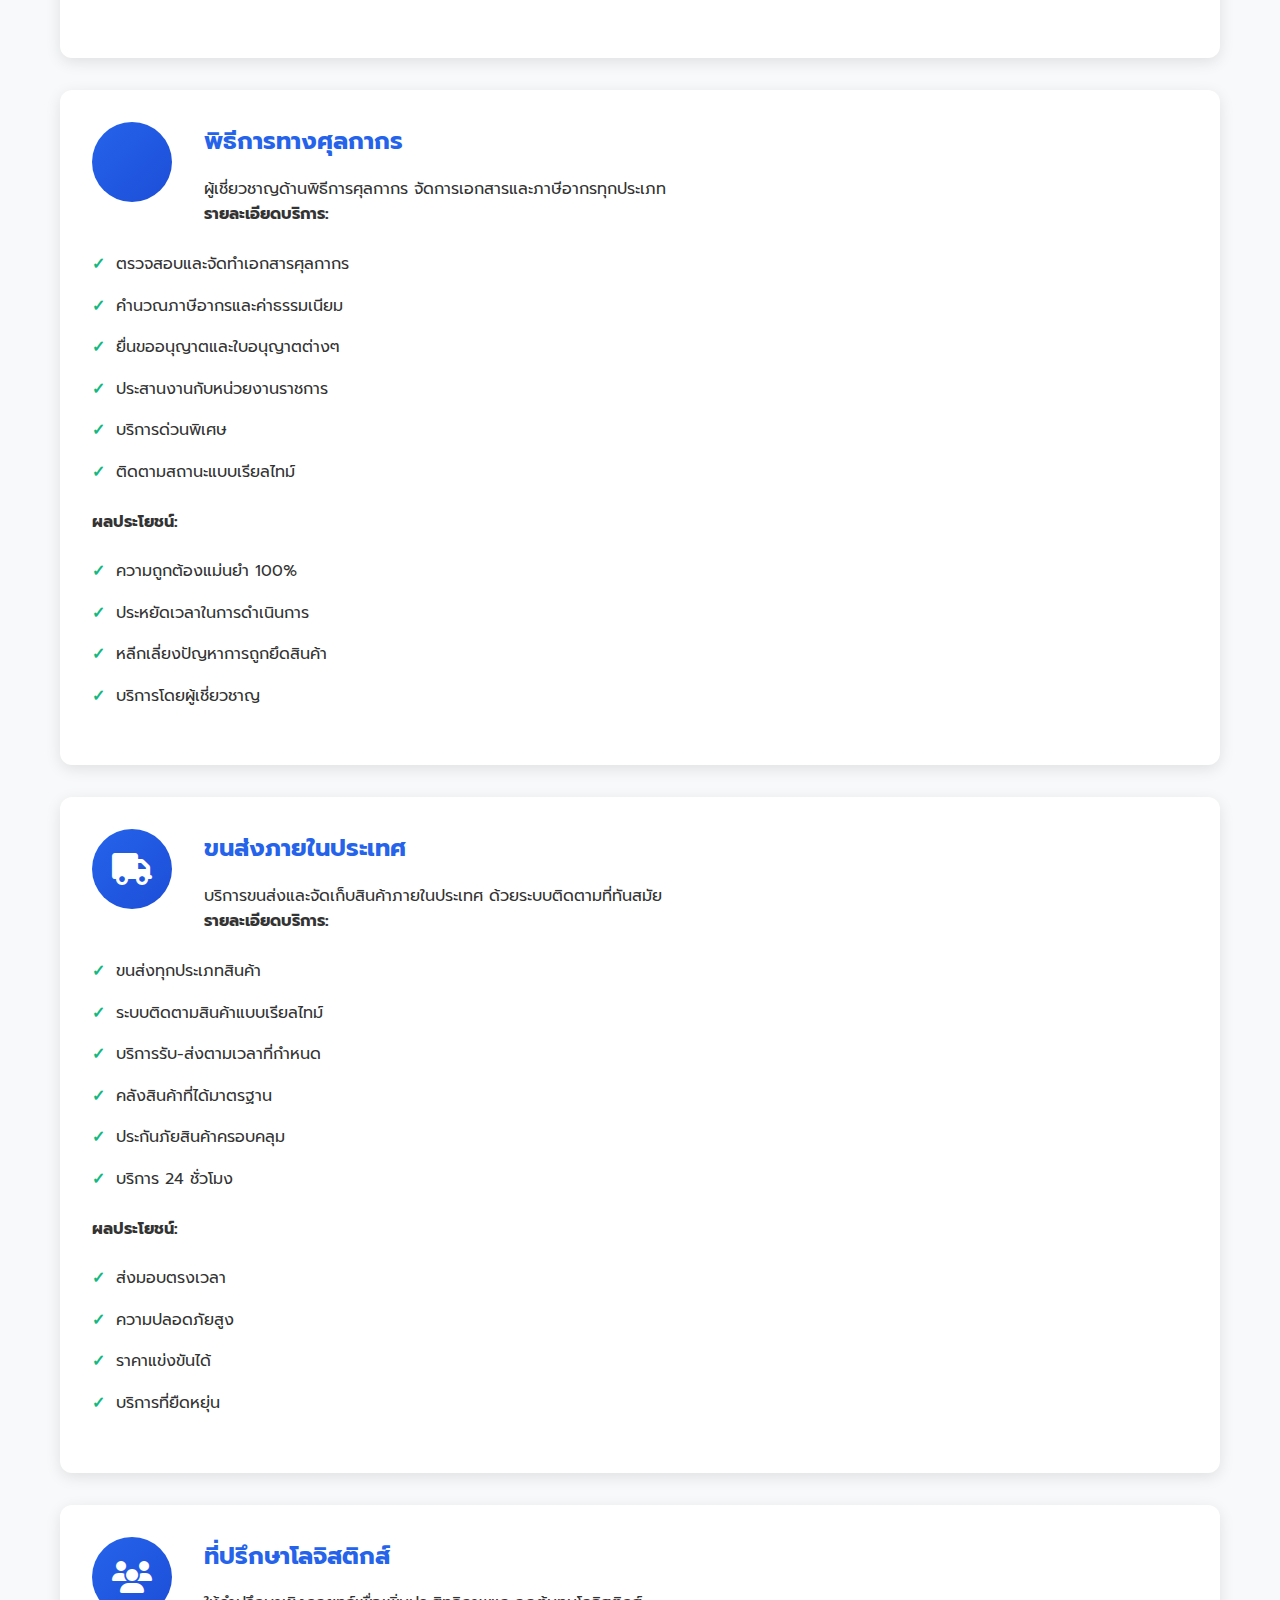
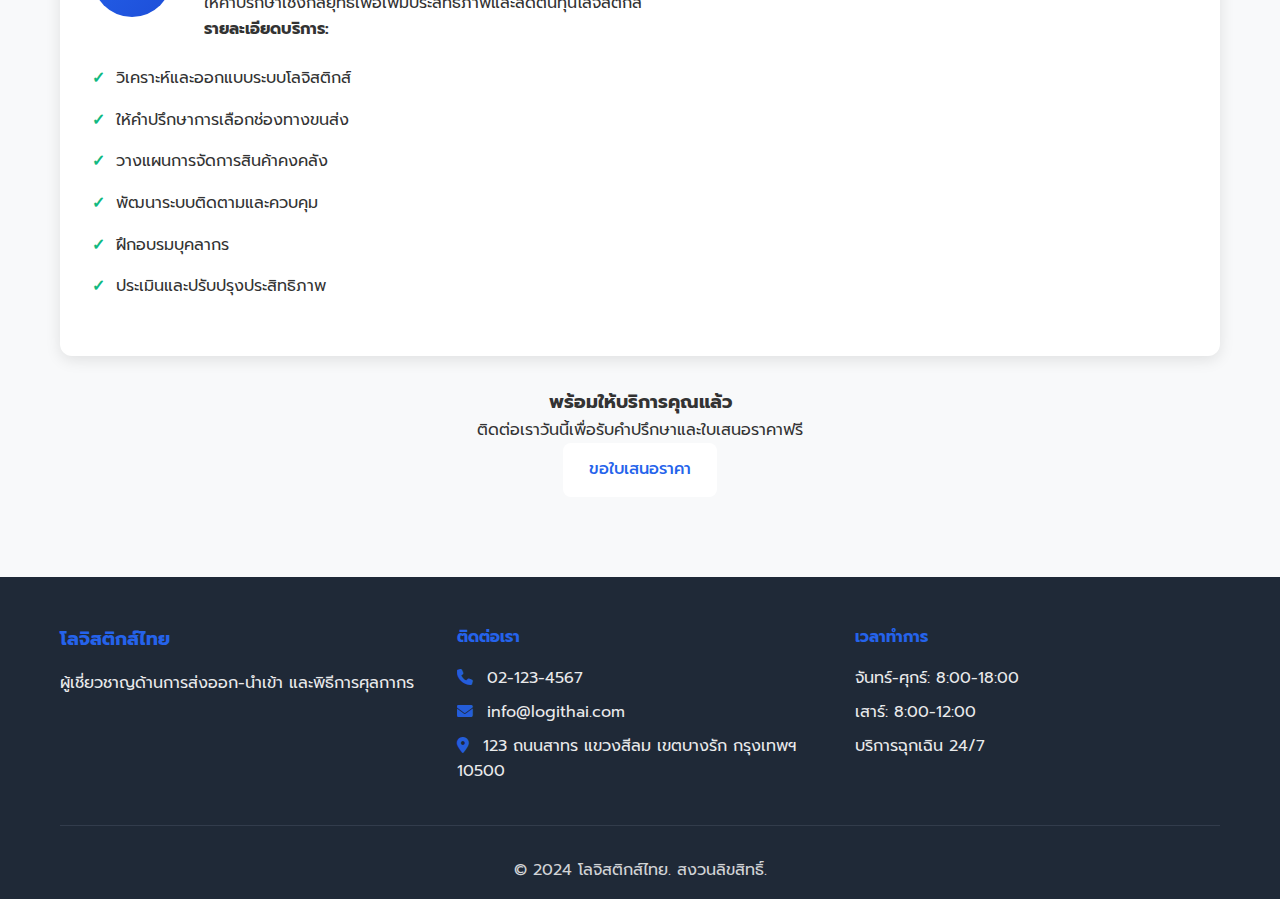
<file: simple-logistics-website/services.html>
<!DOCTYPE html>
<html lang="th">
<head>
    <meta charset="UTF-8">
    <meta name="viewport" content="width=device-width, initial-scale=1.0">
    <title>บริการ - โลจิสติกส์ไทย</title>
    <link rel="stylesheet" href="css/styles.css">
    <link rel="icon" href="images/favicon.ico">
    <link href="https://fonts.googleapis.com/css2?family=Prompt:wght@300;400;500;600;700&display=swap" rel="stylesheet">
    <link rel="stylesheet" href="https://cdnjs.cloudflare.com/ajax/libs/font-awesome/6.4.0/css/all.min.css">
</head>
<body>
    <!-- Navigation -->
    <nav class="navbar">
        <div class="nav-container">
            <div class="nav-logo">
                <h2>โลจิสติกส์ไทย</h2>
            </div>
            <ul class="nav-menu">
                <li class="nav-item">
                    <a href="index.html" class="nav-link">หน้าแรก</a>
                </li>
                <li class="nav-item">
                    <a href="services.html" class="nav-link active">บริการ</a>
                </li>
                <li class="nav-item">
                    <a href="about.html" class="nav-link">เกี่ยวกับเรา</a>
                </li>
                <li class="nav-item">
                    <a href="quote.html" class="nav-link">ขอใบเสนอราคา</a>
                </li>
            </ul>
            <div class="hamburger">
                <span class="bar"></span>
                <span class="bar"></span>
                <span class="bar"></span>
            </div>
        </div>
    </nav>

    <!-- Page Content -->
    <main class="page">
        <div class="container">
            <!-- Page Header -->
            <div class="page-header">
                <h1>บริการของเรา</h1>
                <p>บริการโลจิสติกส์ครบวงจร ด้วยความเชี่ยวชาญและประสบการณ์มากกว่า 20 ปี</p>
            </div>

            <!-- Main Services -->
            <div class="service-detail">
                <div class="service-icon" style="float: left; margin-right: 2rem; margin-bottom: 1rem;">
                    <i class="fas fa-ship"></i>
                </div>
                <h3>บริการส่งออก</h3>
                <p>บริการส่งออกสินค้าทางเรือและทางอากาศ พร้อมจัดการเอกสารครบถ้วน</p>
                
                <h4>รายละเอียดบริการ:</h4>
                <ul>
                    <li>ให้คำปรึกษาเกี่ยวกับระเบียบการส่งออก</li>
                    <li>จัดทำเอกสารส่งออกครบถ้วน (Invoice, Packing List, Certificate of Origin)</li>
                    <li>ประสานงานกับสายการบิน/เรือ</li>
                    <li>ติดตามสถานะการขนส่งแบบเรียลไทม์</li>
                    <li>จัดการประกันภัยสินค้า</li>
                    <li>บริการ Door to Door</li>
                </ul>
                
                <h4>ผลประโยชน์:</h4>
                <ul>
                    <li>ลดต้นทุนการขนส่ง</li>
                    <li>ประหยัดเวลา</li>
                    <li>ลดความเสี่ยง</li>
                    <li>เพิ่มความน่าเชื่อถือ</li>
                </ul>
            </div>

            <div class="service-detail">
                <div class="service-icon" style="float: left; margin-right: 2rem; margin-bottom: 1rem;">
                    <i class="fas fa-plane"></i>
                </div>
                <h3>บริการนำเข้า</h3>
                <p>บริการนำเข้าสินค้าจากต่างประเทศ จัดการพิธีการศุลกากรครบวงจร</p>
                
                <h4>รายละเอียดบริการ:</h4>
                <ul>
                    <li>ให้คำปรึกษาระเบียบการนำเข้า</li>
                    <li>ผ่านพิธีการศุลกากรขาเข้า</li>
                    <li>จัดเก็บสินค้าในคลังสินค้าที่ได้มาตรฐาน</li>
                    <li>ขนส่งสินค้าถึงปลายทางอย่างปลอดภัย</li>
                    <li>ตรวจสอบคุณภาพและปริมาณสินค้า</li>
                    <li>บริการหลังการขาย</li>
                </ul>
                
                <h4>ผลประโยชน์:</h4>
                <ul>
                    <li>การนำเข้าที่รวดเร็ว</li>
                    <li>ปลอดภัยและน่าเชื่อถือ</li>
                    <li>ต้นทุนที่แข่งขันได้</li>
                    <li>บริการครบวงจร</li>
                </ul>
            </div>

            <div class="service-detail">
                <div class="service-icon" style="float: left; margin-right: 2rem; margin-bottom: 1rem;">
                    <i class="fas fa-file-check"></i>
                </div>
                <h3>พิธีการทางศุลกากร</h3>
                <p>ผู้เชี่ยวชาญด้านพิธีการศุลกากร จัดการเอกสารและภาษีอากรทุกประเภท</p>
                
                <h4>รายละเอียดบริการ:</h4>
                <ul>
                    <li>ตรวจสอบและจัดทำเอกสารศุลกากร</li>
                    <li>คำนวณภาษีอากรและค่าธรรมเนียม</li>
                    <li>ยื่นขออนุญาตและใบอนุญาตต่างๆ</li>
                    <li>ประสานงานกับหน่วยงานราชการ</li>
                    <li>บริการด่วนพิเศษ</li>
                    <li>ติดตามสถานะแบบเรียลไทม์</li>
                </ul>
                
                <h4>ผลประโยชน์:</h4>
                <ul>
                    <li>ความถูกต้องแม่นยำ 100%</li>
                    <li>ประหยัดเวลาในการดำเนินการ</li>
                    <li>หลีกเลี่ยงปัญหาการถูกยึดสินค้า</li>
                    <li>บริการโดยผู้เชี่ยวชาญ</li>
                </ul>
            </div>

            <div class="service-detail">
                <div class="service-icon" style="float: left; margin-right: 2rem; margin-bottom: 1rem;">
                    <i class="fas fa-truck"></i>
                </div>
                <h3>ขนส่งภายในประเทศ</h3>
                <p>บริการขนส่งและจัดเก็บสินค้าภายในประเทศ ด้วยระบบติดตามที่ทันสมัย</p>
                
                <h4>รายละเอียดบริการ:</h4>
                <ul>
                    <li>ขนส่งทุกประเภทสินค้า</li>
                    <li>ระบบติดตามสินค้าแบบเรียลไทม์</li>
                    <li>บริการรับ-ส่งตามเวลาที่กำหนด</li>
                    <li>คลังสินค้าที่ได้มาตรฐาน</li>
                    <li>ประกันภัยสินค้าครอบคลุม</li>
                    <li>บริการ 24 ชั่วโมง</li>
                </ul>
                
                <h4>ผลประโยชน์:</h4>
                <ul>
                    <li>ส่งมอบตรงเวลา</li>
                    <li>ความปลอดภัยสูง</li>
                    <li>ราคาแข่งขันได้</li>
                    <li>บริการที่ยืดหยุ่น</li>
                </ul>
            </div>

            <!-- Additional Services -->
            <div class="service-detail">
                <div class="service-icon" style="float: left; margin-right: 2rem; margin-bottom: 1rem;">
                    <i class="fas fa-users"></i>
                </div>
                <h3>ที่ปรึกษาโลจิสติกส์</h3>
                <p>ให้คำปรึกษาเชิงกลยุทธ์เพื่อเพิ่มประสิทธิภาพและลดต้นทุนโลจิสติกส์</p>
                
                <h4>รายละเอียดบริการ:</h4>
                <ul>
                    <li>วิเคราะห์และออกแบบระบบโลจิสติกส์</li>
                    <li>ให้คำปรึกษาการเลือกช่องทางขนส่ง</li>
                    <li>วางแผนการจัดการสินค้าคงคลัง</li>
                    <li>พัฒนาระบบติดตามและควบคุม</li>
                    <li>ฝึกอบรมบุคลากร</li>
                    <li>ประเมินและปรับปรุงประสิทธิภาพ</li>
                </ul>
            </div>

            <!-- Call to Action -->
            <div class="text-center mt-2">
                <h3>พร้อมให้บริการคุณแล้ว</h3>
                <p>ติดต่อเราวันนี้เพื่อรับคำปรึกษาและใบเสนอราคาฟรี</p>
                <a href="quote.html" class="btn btn-primary">ขอใบเสนอราคา</a>
            </div>
        </div>
    </main>

    <!-- Footer -->
    <footer class="footer">
        <div class="container">
            <div class="footer-content">
                <div class="footer-section">
                    <h3>โลจิสติกส์ไทย</h3>
                    <p>ผู้เชี่ยวชาญด้านการส่งออก-นำเข้า และพิธีการศุลกากร</p>
                </div>
                <div class="footer-section">
                    <h4>ติดต่อเรา</h4>
                    <p><i class="fas fa-phone"></i> 02-123-4567</p>
                    <p><i class="fas fa-envelope"></i> info@logithai.com</p>
                    <p><i class="fas fa-map-marker-alt"></i> 123 ถนนสาทร แขวงสีลม เขตบางรัก กรุงเทพฯ 10500</p>
                </div>
                <div class="footer-section">
                    <h4>เวลาทำการ</h4>
                    <p>จันทร์-ศุกร์: 8:00-18:00</p>
                    <p>เสาร์: 8:00-12:00</p>
                    <p>บริการฉุกเฉิน 24/7</p>
                </div>
            </div>
            <div class="footer-bottom">
                <p>&copy; 2024 โลจิสติกส์ไทย. สงวนลิขสิทธิ์.</p>
            </div>
        </div>
    </footer>

    <script src="js/main.js"></script>
</body>
</html>
</file>
<file: simple-logistics-website/css/styles.css>
/* Reset and Base Styles */
* {
    margin: 0;
    padding: 0;
    box-sizing: border-box;
}

body {
    font-family: 'Prompt', sans-serif;
    line-height: 1.6;
    color: #333;
    background-color: #f8f9fa;
}

.container {
    max-width: 1200px;
    margin: 0 auto;
    padding: 0 20px;
}

/* Navigation Styles */
.navbar {
    background-color: #fff;
    box-shadow: 0 2px 10px rgba(0,0,0,0.1);
    position: fixed;
    top: 0;
    width: 100%;
    z-index: 1000;
}

.nav-container {
    max-width: 1200px;
    margin: 0 auto;
    padding: 0 20px;
    display: flex;
    justify-content: space-between;
    align-items: center;
    height: 70px;
}

.nav-logo h2 {
    color: #2563eb;
    font-weight: 700;
}

.nav-menu {
    display: flex;
    list-style: none;
    gap: 2rem;
}

.nav-link {
    text-decoration: none;
    color: #333;
    font-weight: 500;
    transition: color 0.3s ease;
    padding: 10px 0;
}

.nav-link:hover,
.nav-link.active {
    color: #2563eb;
}

.hamburger {
    display: none;
    flex-direction: column;
    cursor: pointer;
}

.bar {
    width: 25px;
    height: 3px;
    background-color: #333;
    margin: 3px 0;
    transition: 0.3s;
}

/* Hero Section */
.hero {
    background: linear-gradient(135deg, #2563eb 0%, #1d4ed8 100%);
    color: white;
    padding: 120px 0 80px;
    min-height: 90vh;
    display: flex;
    flex-direction: column;
    justify-content: center;
}

.hero-content {
    max-width: 1200px;
    margin: 0 auto;
    padding: 0 20px;
    text-align: center;
}

.hero-text h1 {
    font-size: 3.5rem;
    font-weight: 700;
    margin-bottom: 1rem;
    line-height: 1.2;
}

.hero-text p {
    font-size: 1.25rem;
    margin-bottom: 2rem;
    opacity: 0.9;
}

.hero-buttons {
    display: flex;
    gap: 1rem;
    justify-content: center;
    margin-bottom: 3rem;
}

.btn {
    display: inline-flex;
    align-items: center;
    gap: 0.5rem;
    padding: 12px 24px;
    text-decoration: none;
    font-weight: 500;
    border-radius: 8px;
    transition: all 0.3s ease;
    border: 2px solid transparent;
}

.btn-primary {
    background-color: #fff;
    color: #2563eb;
}

.btn-primary:hover {
    background-color: #f8f9fa;
    transform: translateY(-2px);
}

.btn-secondary {
    background-color: transparent;
    color: #fff;
    border-color: #fff;
}

.btn-secondary:hover {
    background-color: #fff;
    color: #2563eb;
}

.hero-stats {
    display: flex;
    justify-content: center;
    gap: 3rem;
    margin-top: 2rem;
}

.stat-item {
    text-align: center;
}

.stat-item i {
    font-size: 2rem;
    margin-bottom: 0.5rem;
    opacity: 0.8;
}

.stat-number {
    font-size: 2rem;
    font-weight: 700;
    margin-bottom: 0.25rem;
}

.stat-desc {
    font-size: 0.9rem;
    opacity: 0.8;
}

/* Services Preview Section */
.services-preview {
    padding: 80px 0;
    background-color: #fff;
}

.services-preview h2 {
    text-align: center;
    font-size: 2.5rem;
    margin-bottom: 3rem;
    color: #333;
}

.services-grid {
    display: grid;
    grid-template-columns: repeat(auto-fit, minmax(280px, 1fr));
    gap: 2rem;
}

.service-card {
    background: #fff;
    border-radius: 12px;
    padding: 2rem;
    text-align: center;
    box-shadow: 0 4px 20px rgba(0,0,0,0.1);
    transition: transform 0.3s ease, box-shadow 0.3s ease;
    border: 1px solid #e5e7eb;
}

.service-card:hover {
    transform: translateY(-5px);
    box-shadow: 0 8px 30px rgba(0,0,0,0.15);
}

.service-icon {
    width: 80px;
    height: 80px;
    margin: 0 auto 1.5rem;
    background: linear-gradient(135deg, #2563eb, #1d4ed8);
    border-radius: 50%;
    display: flex;
    align-items: center;
    justify-content: center;
}

.service-icon i {
    font-size: 2rem;
    color: white;
}

.service-card h3 {
    font-size: 1.5rem;
    margin-bottom: 1rem;
    color: #333;
}

.service-card p {
    color: #666;
    margin-bottom: 1.5rem;
    line-height: 1.6;
}

.service-link {
    color: #2563eb;
    text-decoration: none;
    font-weight: 500;
    transition: color 0.3s ease;
}

.service-link:hover {
    color: #1d4ed8;
}

/* Footer */
.footer {
    background-color: #1f2937;
    color: #fff;
    padding: 3rem 0 1rem;
}

.footer-content {
    display: grid;
    grid-template-columns: repeat(auto-fit, minmax(250px, 1fr));
    gap: 2rem;
    margin-bottom: 2rem;
}

.footer-section h3,
.footer-section h4 {
    margin-bottom: 1rem;
    color: #2563eb;
}

.footer-section p {
    margin-bottom: 0.5rem;
    opacity: 0.9;
}

.footer-section i {
    margin-right: 0.5rem;
    color: #2563eb;
}

.footer-bottom {
    text-align: center;
    padding-top: 2rem;
    border-top: 1px solid #374151;
    opacity: 0.8;
}

/* Page Styles */
.page {
    padding: 120px 0 80px;
    min-height: 100vh;
}

.page-header {
    text-align: center;
    margin-bottom: 3rem;
}

.page-header h1 {
    font-size: 2.5rem;
    color: #333;
    margin-bottom: 1rem;
}

.page-header p {
    font-size: 1.1rem;
    color: #666;
    max-width: 600px;
    margin: 0 auto;
}

/* Service Details */
.service-detail {
    background: #fff;
    border-radius: 12px;
    padding: 2rem;
    margin-bottom: 2rem;
    box-shadow: 0 4px 15px rgba(0,0,0,0.1);
}

.service-detail h3 {
    color: #2563eb;
    margin-bottom: 1rem;
    font-size: 1.5rem;
}

.service-detail ul {
    list-style: none;
    margin: 1rem 0;
}

.service-detail li {
    padding: 0.5rem 0;
    padding-left: 1.5rem;
    position: relative;
}

.service-detail li:before {
    content: '✓';
    position: absolute;
    left: 0;
    color: #10b981;
    font-weight: bold;
}

/* About Page Styles */
.founder-card {
    background: #fff;
    border-radius: 12px;
    padding: 2rem;
    margin-bottom: 2rem;
    box-shadow: 0 4px 15px rgba(0,0,0,0.1);
}

.founder-card h4 {
    color: #2563eb;
    margin-bottom: 0.5rem;
}

.founder-card .position {
    color: #666;
    font-style: italic;
    margin-bottom: 1rem;
}

.value-grid {
    display: grid;
    grid-template-columns: repeat(auto-fit, minmax(300px, 1fr));
    gap: 2rem;
    margin-top: 2rem;
}

.value-card {
    background: #fff;
    border-radius: 12px;
    padding: 2rem;
    text-align: center;
    box-shadow: 0 4px 15px rgba(0,0,0,0.1);
}

.value-card i {
    font-size: 3rem;
    color: #2563eb;
    margin-bottom: 1rem;
}

/* Quote Form Styles */
.quote-form {
    background: #fff;
    border-radius: 12px;
    padding: 2rem;
    box-shadow: 0 4px 15px rgba(0,0,0,0.1);
    margin-bottom: 2rem;
}

.form-group {
    margin-bottom: 1.5rem;
}

.form-group label {
    display: block;
    margin-bottom: 0.5rem;
    font-weight: 500;
    color: #333;
}

.form-group input,
.form-group select,
.form-group textarea {
    width: 100%;
    padding: 12px;
    border: 2px solid #e5e7eb;
    border-radius: 8px;
    font-size: 1rem;
    transition: border-color 0.3s ease;
}

.form-group input:focus,
.form-group select:focus,
.form-group textarea:focus {
    outline: none;
    border-color: #2563eb;
}

.form-group textarea {
    height: 120px;
    resize: vertical;
}

.checkbox-group {
    display: flex;
    align-items: center;
    gap: 0.5rem;
}

.checkbox-group input[type="checkbox"] {
    width: auto;
}

.btn-submit {
    background: linear-gradient(135deg, #2563eb, #1d4ed8);
    color: white;
    padding: 15px 30px;
    border: none;
    border-radius: 8px;
    font-size: 1.1rem;
    font-weight: 500;
    cursor: pointer;
    transition: all 0.3s ease;
    width: 100%;
}

.btn-submit:hover {
    transform: translateY(-2px);
    box-shadow: 0 5px 15px rgba(37, 99, 235, 0.3);
}

.contact-info {
    display: grid;
    grid-template-columns: repeat(auto-fit, minmax(250px, 1fr));
    gap: 2rem;
    margin-top: 2rem;
}

.contact-item {
    background: #fff;
    border-radius: 12px;
    padding: 1.5rem;
    text-align: center;
    box-shadow: 0 4px 15px rgba(0,0,0,0.1);
}

.contact-item i {
    font-size: 2rem;
    color: #2563eb;
    margin-bottom: 1rem;
}

/* Responsive Design */
@media (max-width: 768px) {
    .hamburger {
        display: flex;
    }
    
    .nav-menu {
        position: fixed;
        left: -100%;
        top: 70px;
        flex-direction: column;
        background-color: #fff;
        width: 100%;
        text-align: center;
        transition: 0.3s;
        box-shadow: 0 10px 27px rgba(0,0,0,0.05);
        padding: 2rem 0;
    }
    
    .nav-menu.active {
        left: 0;
    }
    
    .hamburger.active .bar:nth-child(2) {
        opacity: 0;
    }
    
    .hamburger.active .bar:nth-child(1) {
        transform: translateY(8px) rotate(45deg);
    }
    
    .hamburger.active .bar:nth-child(3) {
        transform: translateY(-8px) rotate(-45deg);
    }
    
    .hero-text h1 {
        font-size: 2.5rem;
    }
    
    .hero-buttons {
        flex-direction: column;
        align-items: center;
    }
    
    .hero-stats {
        flex-direction: column;
        gap: 1.5rem;
    }
    
    .services-grid {
        grid-template-columns: 1fr;
    }
    
    .footer-content {
        grid-template-columns: 1fr;
        text-align: center;
    }
}

@media (max-width: 480px) {
    .container {
        padding: 0 15px;
    }
    
    .hero-text h1 {
        font-size: 2rem;
    }
    
    .hero-text p {
        font-size: 1.1rem;
    }
    
    .service-card {
        padding: 1.5rem;
    }
    
    .quote-form {
        padding: 1.5rem;
    }
}

/* Animation */
@keyframes fadeInUp {
    from {
        opacity: 0;
        transform: translateY(30px);
    }
    to {
        opacity: 1;
        transform: translateY(0);
    }
}

.service-card,
.founder-card,
.value-card {
    animation: fadeInUp 0.6s ease forwards;
}

/* Utilities */
.text-center {
    text-align: center;
}

.mb-2 {
    margin-bottom: 2rem;
}

.mt-2 {
    margin-top: 2rem;
}

.hidden {
    display: none;
}

.visible {
    display: block;
}
</file>
